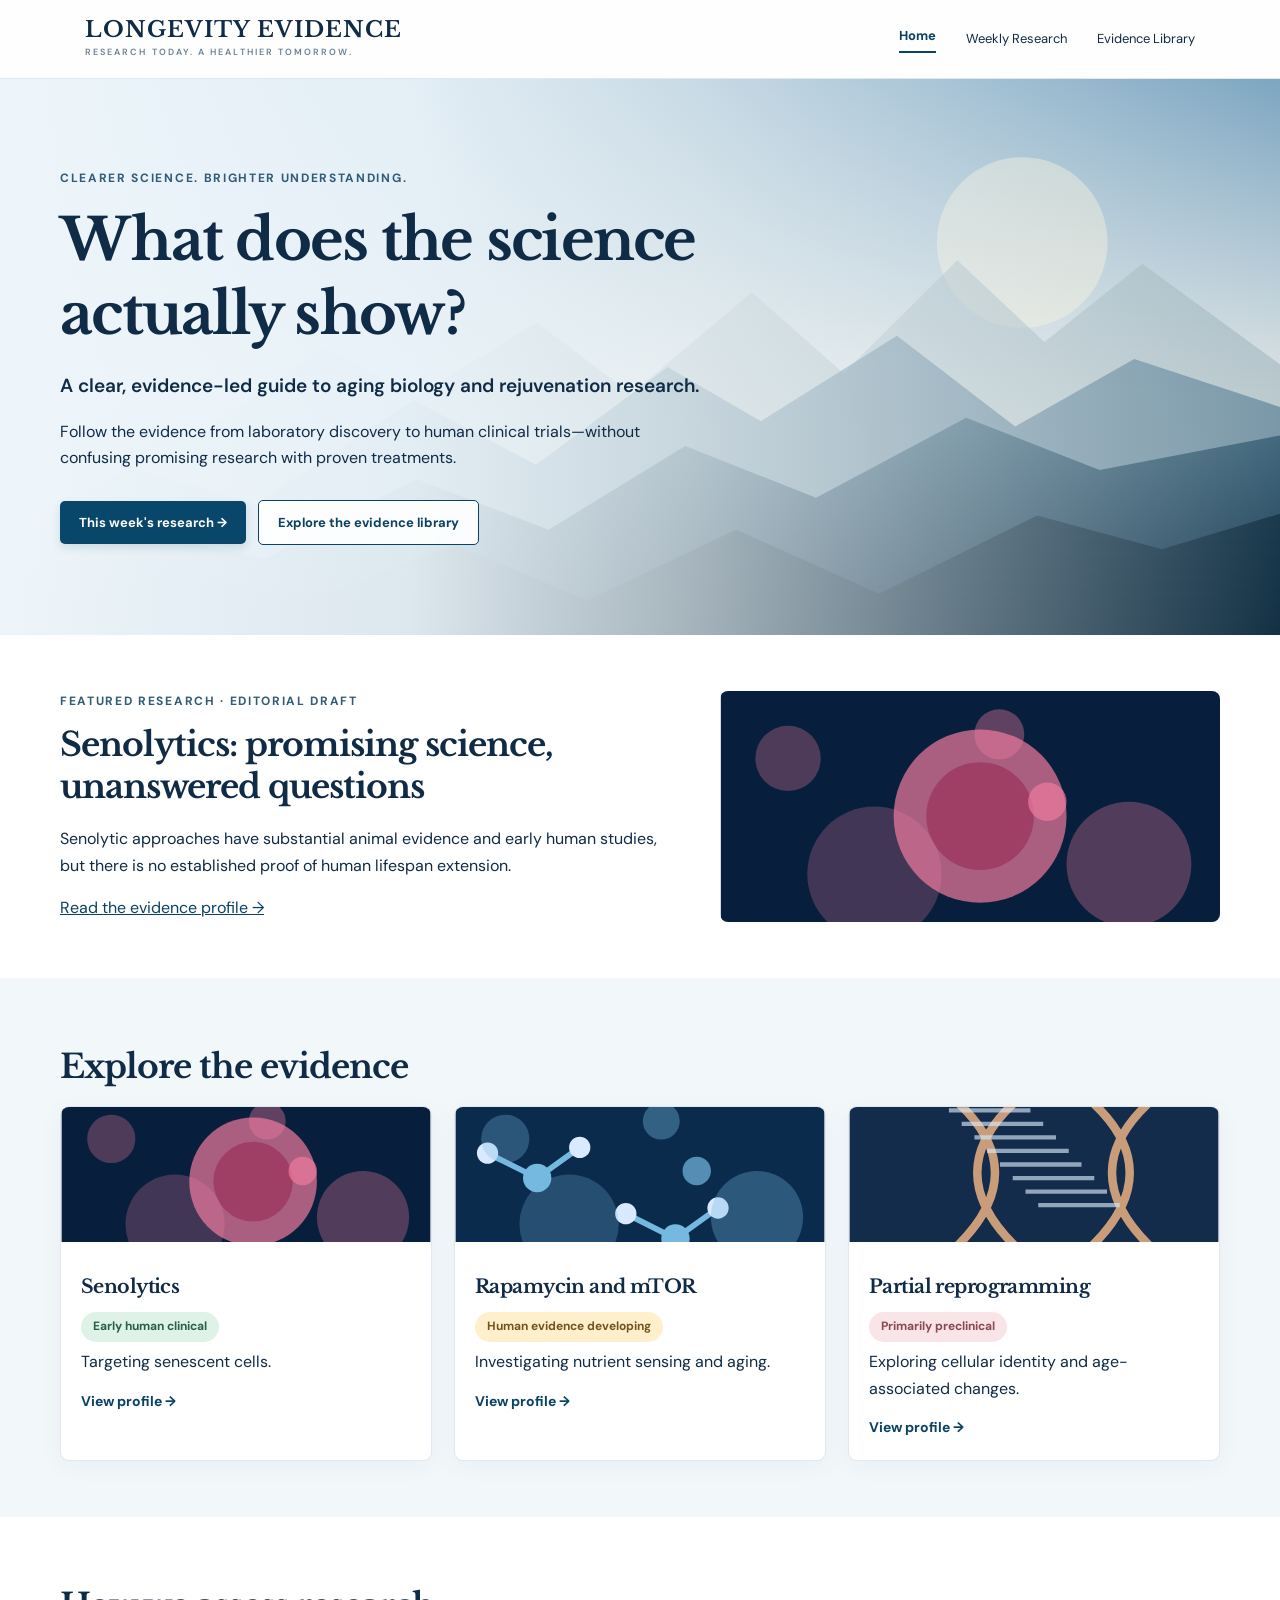
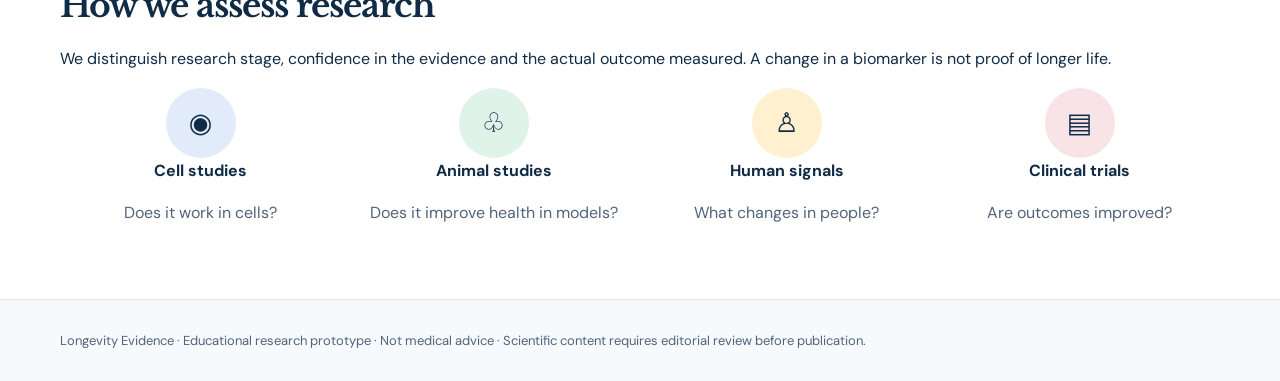
<file: index.html>
<!doctype html><html lang="en"><head><meta charset="utf-8"><meta name="viewport" content="width=device-width, initial-scale=1"><meta name="description" content="Clear, evidence-led coverage of aging biology and rejuvenation research."><title>Home | Longevity Evidence</title><link rel="stylesheet" href="style.css"></head><body><header><nav><a class="brand" href="index.html">LONGEVITY EVIDENCE<span class="tagline">RESEARCH TODAY. A HEALTHIER TOMORROW.</span></a><div class="links"><a href="index.html" aria-current=page>Home</a><a href="research.html" >Weekly Research</a><a href="library.html" >Evidence Library</a></div></nav></header><div class="hero"><div class="wrap"><div class="eyebrow">Clearer science. Brighter understanding.</div><h1>What does the science actually show?</h1><p class="lead">A clear, evidence-led guide to aging biology and rejuvenation research.</p><p>Follow the evidence from laboratory discovery to human clinical trials—without confusing promising research with proven treatments.</p><a class="btn" href="research.html">This week's research →</a><a class="btn alt" href="library.html">Explore the evidence library</a></div></div>
<section><div class="wrap feature"><div><div class="eyebrow">Featured research · Editorial draft</div><h2>Senolytics: promising science, unanswered questions</h2><p>Senolytic approaches have substantial animal evidence and early human studies, but there is no established proof of human lifespan extension.</p><a href="senolytics.html">Read the evidence profile →</a></div><img src="cells.svg" alt="Abstract illustration of cells"></div></section>
<section class="soft"><div class="wrap"><h2>Explore the evidence</h2><div class="grid"><article class="card image-card"><img src="cells.svg" alt="Abstract cell illustration"><div class="card-body"><h3>Senolytics</h3><span class="pill">Early human clinical</span><p>Targeting senescent cells.</p><a href="senolytics.html">View profile →</a></div></article><article class="card image-card"><img src="molecule.svg" alt="Molecular illustration"><div class="card-body"><h3>Rapamycin and mTOR</h3><span class="pill warn">Human evidence developing</span><p>Investigating nutrient sensing and aging.</p><a href="rapamycin.html">View profile →</a></div></article><article class="card image-card"><img src="dna.svg" alt="DNA illustration"><div class="card-body"><h3>Partial reprogramming</h3><span class="pill pre">Primarily preclinical</span><p>Exploring cellular identity and age-associated changes.</p><a href="reprogramming.html">View profile →</a></div></article></div></div></section>
<section><div class="wrap"><h2>How we assess research</h2><p>We distinguish research stage, confidence in the evidence and the actual outcome measured. A change in a biomarker is not proof of longer life.</p><div class="framework"><div class="step"><div class="bubble">◉</div><strong>Cell studies</strong><p class="muted">Does it work in cells?</p></div><div class="step"><div class="bubble">♧</div><strong>Animal studies</strong><p class="muted">Does it improve health in models?</p></div><div class="step"><div class="bubble">♙</div><strong>Human signals</strong><p class="muted">What changes in people?</p></div><div class="step"><div class="bubble">▤</div><strong>Clinical trials</strong><p class="muted">Are outcomes improved?</p></div></div></div></section><footer><div class="wrap">Longevity Evidence · Educational research prototype · Not medical advice · Scientific content requires editorial review before publication.</div></footer></body></html>
</file>
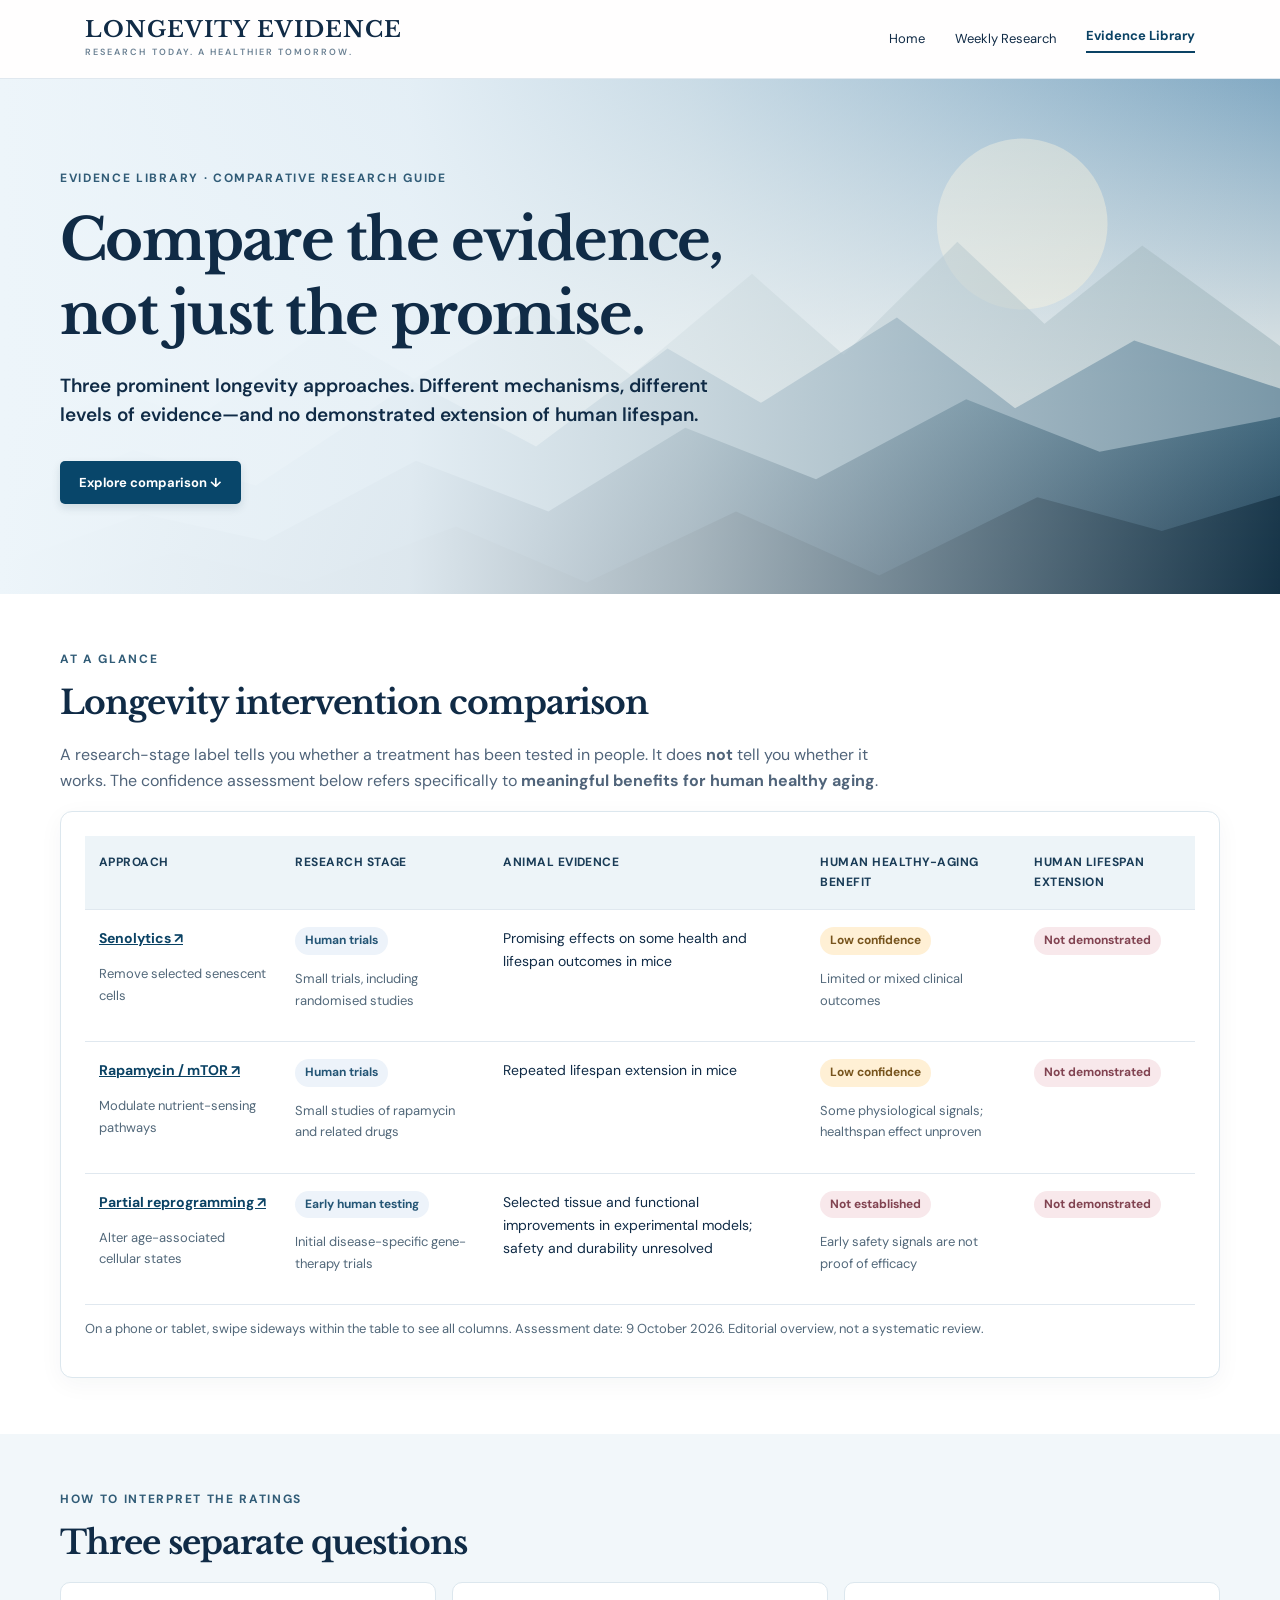
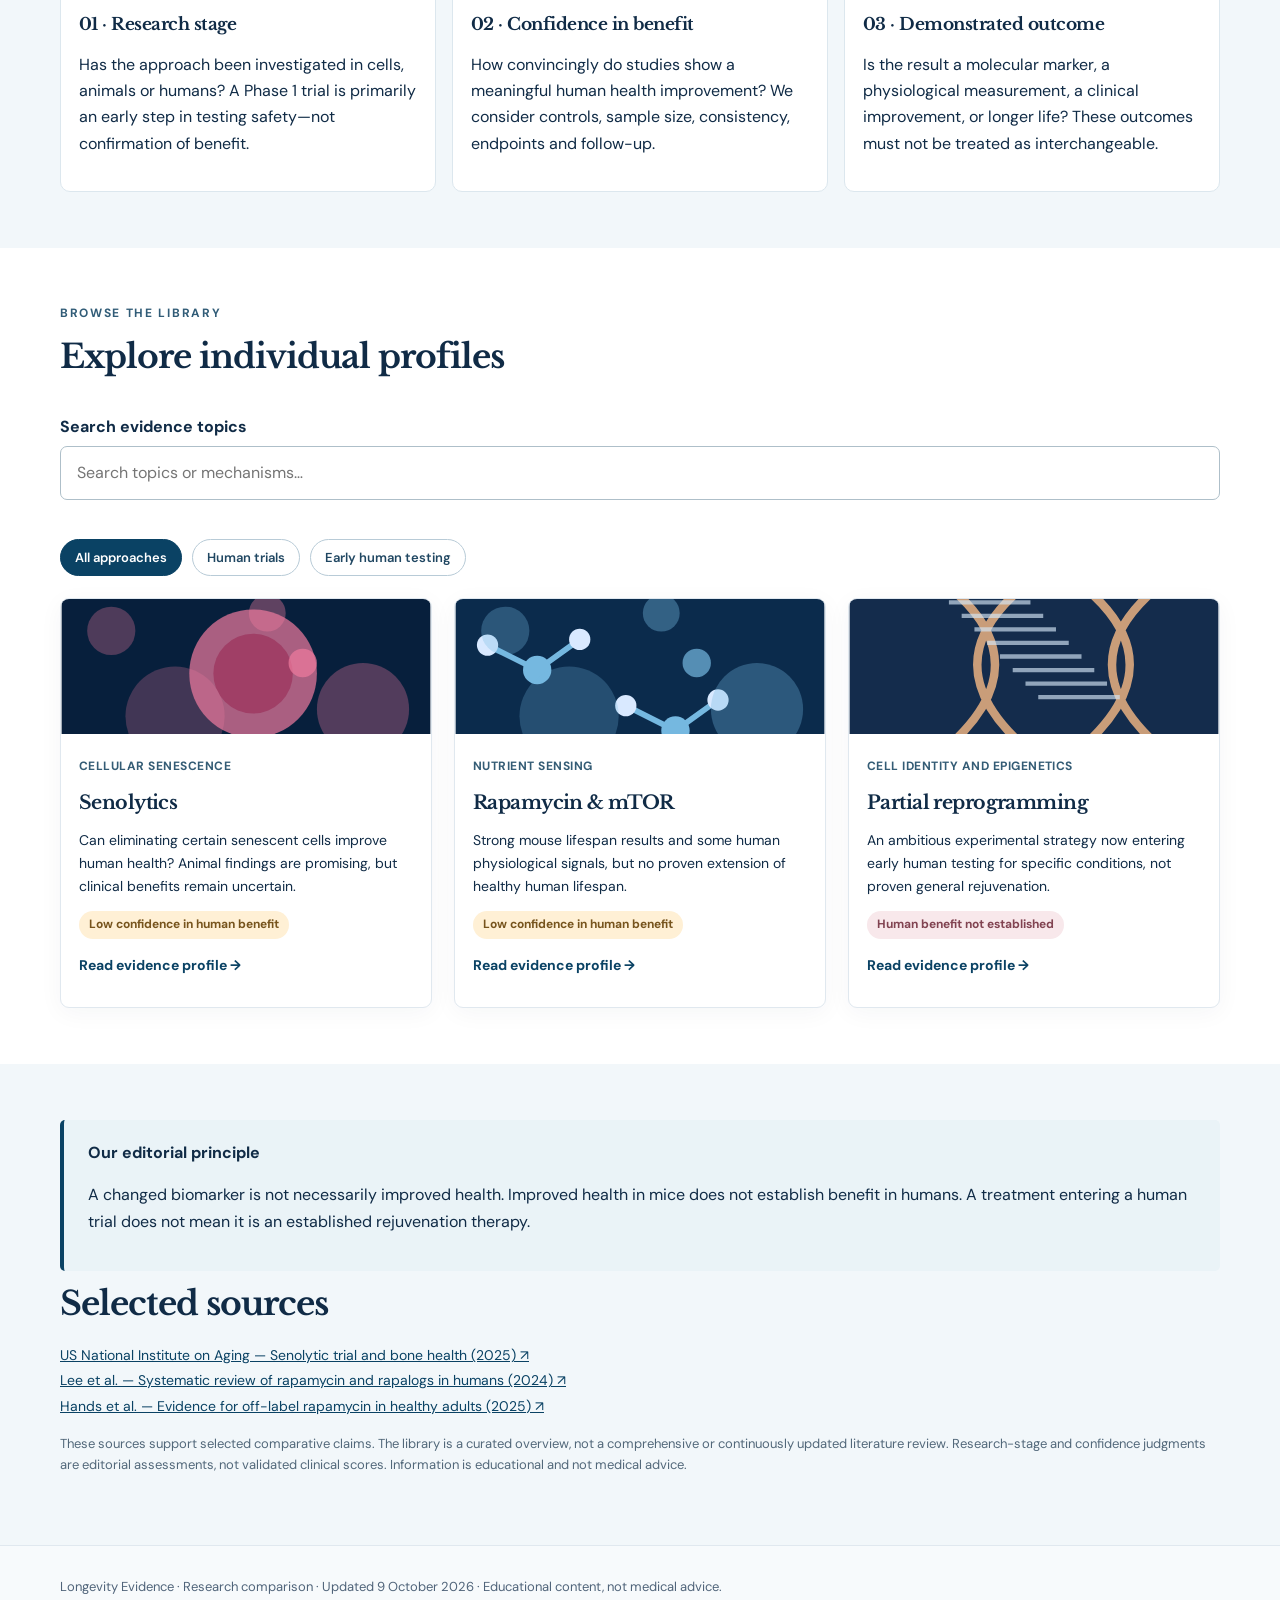
<file: library.html>
<!doctype html>
<html lang="en"><head><meta charset="utf-8"><meta name="viewport" content="width=device-width,initial-scale=1"><meta name="description" content="Compare longevity interventions by research stage, human evidence, and demonstrated outcomes."><title>Evidence Comparison | Longevity Evidence</title><link rel="stylesheet" href="style.css"><style>
.compare-intro{max-width:820px}.compare-panel{background:#fff;border:1px solid #dce7ee;border-radius:12px;padding:24px;box-shadow:0 6px 24px #10344b0b}.comparison-scroller{overflow-x:auto;-webkit-overflow-scrolling:touch}.compare-table{border-collapse:collapse;width:100%;min-width:780px;font-size:14px}.compare-table th{background:#edf4f8;color:#1a3c57;font-size:12px;letter-spacing:.04em;text-transform:uppercase}.compare-table th,.compare-table td{padding:17px 14px;text-align:left;border-bottom:1px solid #e0e8ef;vertical-align:top}.compare-table th:first-child,.compare-table td:first-child{min-width:170px}.compare-table tbody tr:hover{background:#f6fafc}.compare-table a{font-weight:700}.status{display:inline-block;border-radius:999px;padding:4px 10px;background:#edf3fa;color:#245575;font-size:12px;font-weight:700;white-space:nowrap}.status.low{background:#fff0d5;color:#77541d}.status.none{background:#f8e8eb;color:#814351}.legend{display:grid;grid-template-columns:repeat(3,minmax(0,1fr));gap:16px}.legend>div{border:1px solid #dce7ee;border-radius:10px;padding:18px;background:#fff}.legend h3{font-size:17px}.compare-controls{display:flex;flex-wrap:wrap;gap:10px;margin:14px 0 22px}.filter{border:1px solid #b8cbd7;background:white;color:#204762;padding:9px 14px;border-radius:30px;font:600 13px 'DM Sans',system-ui;cursor:pointer}.filter[aria-pressed="true"]{background:#0a4264;color:white;border-color:#0a4264}.smallprint{font-size:13px;color:#52687a}.card .mini-meta{font-size:12px;font-weight:700;color:#345c75;text-transform:uppercase;letter-spacing:.04em}.card img{width:100%;height:135px;object-fit:cover}.card .card-body{padding:18px}.card p{font-size:14px}.profile-link{display:inline-block;margin-top:8px}.key-point{background:#eaf3f7;border-left:4px solid #0a4264;padding:20px 24px;border-radius:5px}.source-links{font-size:14px;line-height:1.8}@media(max-width:750px){.legend{grid-template-columns:1fr}.compare-panel{padding:14px}.compare-table th,.compare-table td{padding:13px 11px}.compare-controls{gap:7px}}
</style></head><body>
<header><nav><a class="brand" href="index.html">LONGEVITY EVIDENCE<span class="tagline">RESEARCH TODAY. A HEALTHIER TOMORROW.</span></a><div class="links"><a href="index.html">Home</a><a href="research.html">Weekly Research</a><a href="library.html" aria-current="page">Evidence Library</a></div></nav></header>
<div class="hero"><div class="wrap"><div class="eyebrow">Evidence library · Comparative research guide</div><h1>Compare the evidence, not just the promise.</h1><p class="lead compare-intro">Three prominent longevity approaches. Different mechanisms, different levels of evidence—and no demonstrated extension of human lifespan.</p><a class="btn" href="#comparison">Explore comparison ↓</a></div></div>
<section id="comparison"><div class="wrap"><div class="eyebrow">At a glance</div><h2>Longevity intervention comparison</h2><p class="compare-intro muted">A research-stage label tells you whether a treatment has been tested in people. It does <strong>not</strong> tell you whether it works. The confidence assessment below refers specifically to <strong>meaningful benefits for human healthy aging</strong>.</p><div class="compare-panel"><div class="comparison-scroller" role="region" aria-label="Scrollable evidence comparison table" tabindex="0"><table class="compare-table"><thead><tr><th scope="col">Approach</th><th scope="col">Research stage</th><th scope="col">Animal evidence</th><th scope="col">Human healthy-aging benefit</th><th scope="col">Human lifespan extension</th></tr></thead><tbody>
<tr><td><a href="senolytics.html">Senolytics ↗</a><p class="smallprint">Remove selected senescent cells</p></td><td><span class="status">Human trials</span><p class="smallprint">Small trials, including randomised studies</p></td><td>Promising effects on some health and lifespan outcomes in mice</td><td><span class="status low">Low confidence</span><p class="smallprint">Limited or mixed clinical outcomes</p></td><td><span class="status none">Not demonstrated</span></td></tr>
<tr><td><a href="rapamycin.html">Rapamycin / mTOR ↗</a><p class="smallprint">Modulate nutrient-sensing pathways</p></td><td><span class="status">Human trials</span><p class="smallprint">Small studies of rapamycin and related drugs</p></td><td>Repeated lifespan extension in mice</td><td><span class="status low">Low confidence</span><p class="smallprint">Some physiological signals; healthspan effect unproven</p></td><td><span class="status none">Not demonstrated</span></td></tr>
<tr><td><a href="reprogramming.html">Partial reprogramming ↗</a><p class="smallprint">Alter age-associated cellular states</p></td><td><span class="status">Early human testing</span><p class="smallprint">Initial disease-specific gene-therapy trials</p></td><td>Selected tissue and functional improvements in experimental models; safety and durability unresolved</td><td><span class="status none">Not established</span><p class="smallprint">Early safety signals are not proof of efficacy</p></td><td><span class="status none">Not demonstrated</span></td></tr>
</tbody></table></div><p class="smallprint">On a phone or tablet, swipe sideways within the table to see all columns. Assessment date: 9 October 2026. Editorial overview, not a systematic review.</p></div></div></section>
<section class="soft"><div class="wrap"><div class="eyebrow">How to interpret the ratings</div><h2>Three separate questions</h2><div class="legend"><div><h3>01 · Research stage</h3><p>Has the approach been investigated in cells, animals or humans? A Phase 1 trial is primarily an early step in testing safety—not confirmation of benefit.</p></div><div><h3>02 · Confidence in benefit</h3><p>How convincingly do studies show a meaningful human health improvement? We consider controls, sample size, consistency, endpoints and follow-up.</p></div><div><h3>03 · Demonstrated outcome</h3><p>Is the result a molecular marker, a physiological measurement, a clinical improvement, or longer life? These outcomes must not be treated as interchangeable.</p></div></div></div></section>
<section><div class="wrap"><div class="sectiontop"><div><div class="eyebrow">Browse the library</div><h2>Explore individual profiles</h2></div></div><label for="search"><strong>Search evidence topics</strong></label><input id="search" type="search" placeholder="Search topics or mechanisms…" aria-label="Search evidence topics"><div class="compare-controls" role="group" aria-label="Filter by research stage"><button class="filter" data-filter="all" aria-pressed="true" type="button">All approaches</button><button class="filter" data-filter="human-trials" aria-pressed="false" type="button">Human trials</button><button class="filter" data-filter="early-human" aria-pressed="false" type="button">Early human testing</button></div><div class="grid" id="topics">
<article class="card image-card" data-name="senolytics senescent cells dasatinib quercetin fisetin" data-stage="human-trials"><img src="cells.svg" alt="Abstract illustration of cells"><div class="card-body"><span class="mini-meta">Cellular senescence</span><h3>Senolytics</h3><p>Can eliminating certain senescent cells improve human health? Animal findings are promising, but clinical benefits remain uncertain.</p><span class="status low">Low confidence in human benefit</span><p><a class="profile-link" href="senolytics.html">Read evidence profile →</a></p></div></article>
<article class="card image-card" data-name="rapamycin mtor sirolimus rapalogs" data-stage="human-trials"><img src="molecule.svg" alt="Abstract molecular illustration"><div class="card-body"><span class="mini-meta">Nutrient sensing</span><h3>Rapamycin &amp; mTOR</h3><p>Strong mouse lifespan results and some human physiological signals, but no proven extension of healthy human lifespan.</p><span class="status low">Low confidence in human benefit</span><p><a class="profile-link" href="rapamycin.html">Read evidence profile →</a></p></div></article>
<article class="card image-card" data-name="partial cellular reprogramming yamanaka factors osk gene therapy er100" data-stage="early-human"><img src="dna.svg" alt="Abstract DNA illustration"><div class="card-body"><span class="mini-meta">Cell identity and epigenetics</span><h3>Partial reprogramming</h3><p>An ambitious experimental strategy now entering early human testing for specific conditions, not proven general rejuvenation.</p><span class="status none">Human benefit not established</span><p><a class="profile-link" href="reprogramming.html">Read evidence profile →</a></p></div></article>
</div><p id="empty" hidden>No topics match those filters. Try a different search.</p></div></section>
<section class="soft"><div class="wrap"><div class="key-point"><strong>Our editorial principle</strong><p>A changed biomarker is not necessarily improved health. Improved health in mice does not establish benefit in humans. A treatment entering a human trial does not mean it is an established rejuvenation therapy.</p></div><h2>Selected sources</h2><p class="source-links"><a href="https://www.nia.nih.gov/news/senolytic-therapy-shows-subtle-impact-age-related-bone-health-women" target="_blank" rel="noopener noreferrer">US National Institute on Aging — Senolytic trial and bone health (2025) ↗</a><br><a href="https://pubmed.ncbi.nlm.nih.gov/38310895/" target="_blank" rel="noopener noreferrer">Lee et al. — Systematic review of rapamycin and rapalogs in humans (2024) ↗</a><br><a href="https://pubmed.ncbi.nlm.nih.gov/40778880/" target="_blank" rel="noopener noreferrer">Hands et al. — Evidence for off-label rapamycin in healthy adults (2025) ↗</a></p><p class="smallprint">These sources support selected comparative claims. The library is a curated overview, not a comprehensive or continuously updated literature review. Research-stage and confidence judgments are editorial assessments, not validated clinical scores. Information is educational and not medical advice.</p></div></section>
<footer><div class="wrap">Longevity Evidence · Research comparison · Updated 9 October 2026 · Educational content, not medical advice.</div></footer>
<script>
(()=>{const search=document.getElementById('search');const cards=[...document.querySelectorAll('#topics article')];const buttons=[...document.querySelectorAll('[data-filter]')];const empty=document.getElementById('empty');let active='all';function update(){const q=search.value.trim().toLowerCase();let count=0;cards.forEach(card=>{const show=(active==='all'||card.dataset.stage===active)&&card.dataset.name.includes(q);card.hidden=!show;if(show)count++});empty.hidden=count>0}search.addEventListener('input',update);buttons.forEach(button=>button.addEventListener('click',()=>{active=button.dataset.filter;buttons.forEach(b=>b.setAttribute('aria-pressed',String(b===button)));update()}));update()})();
</script></body></html>
</file>
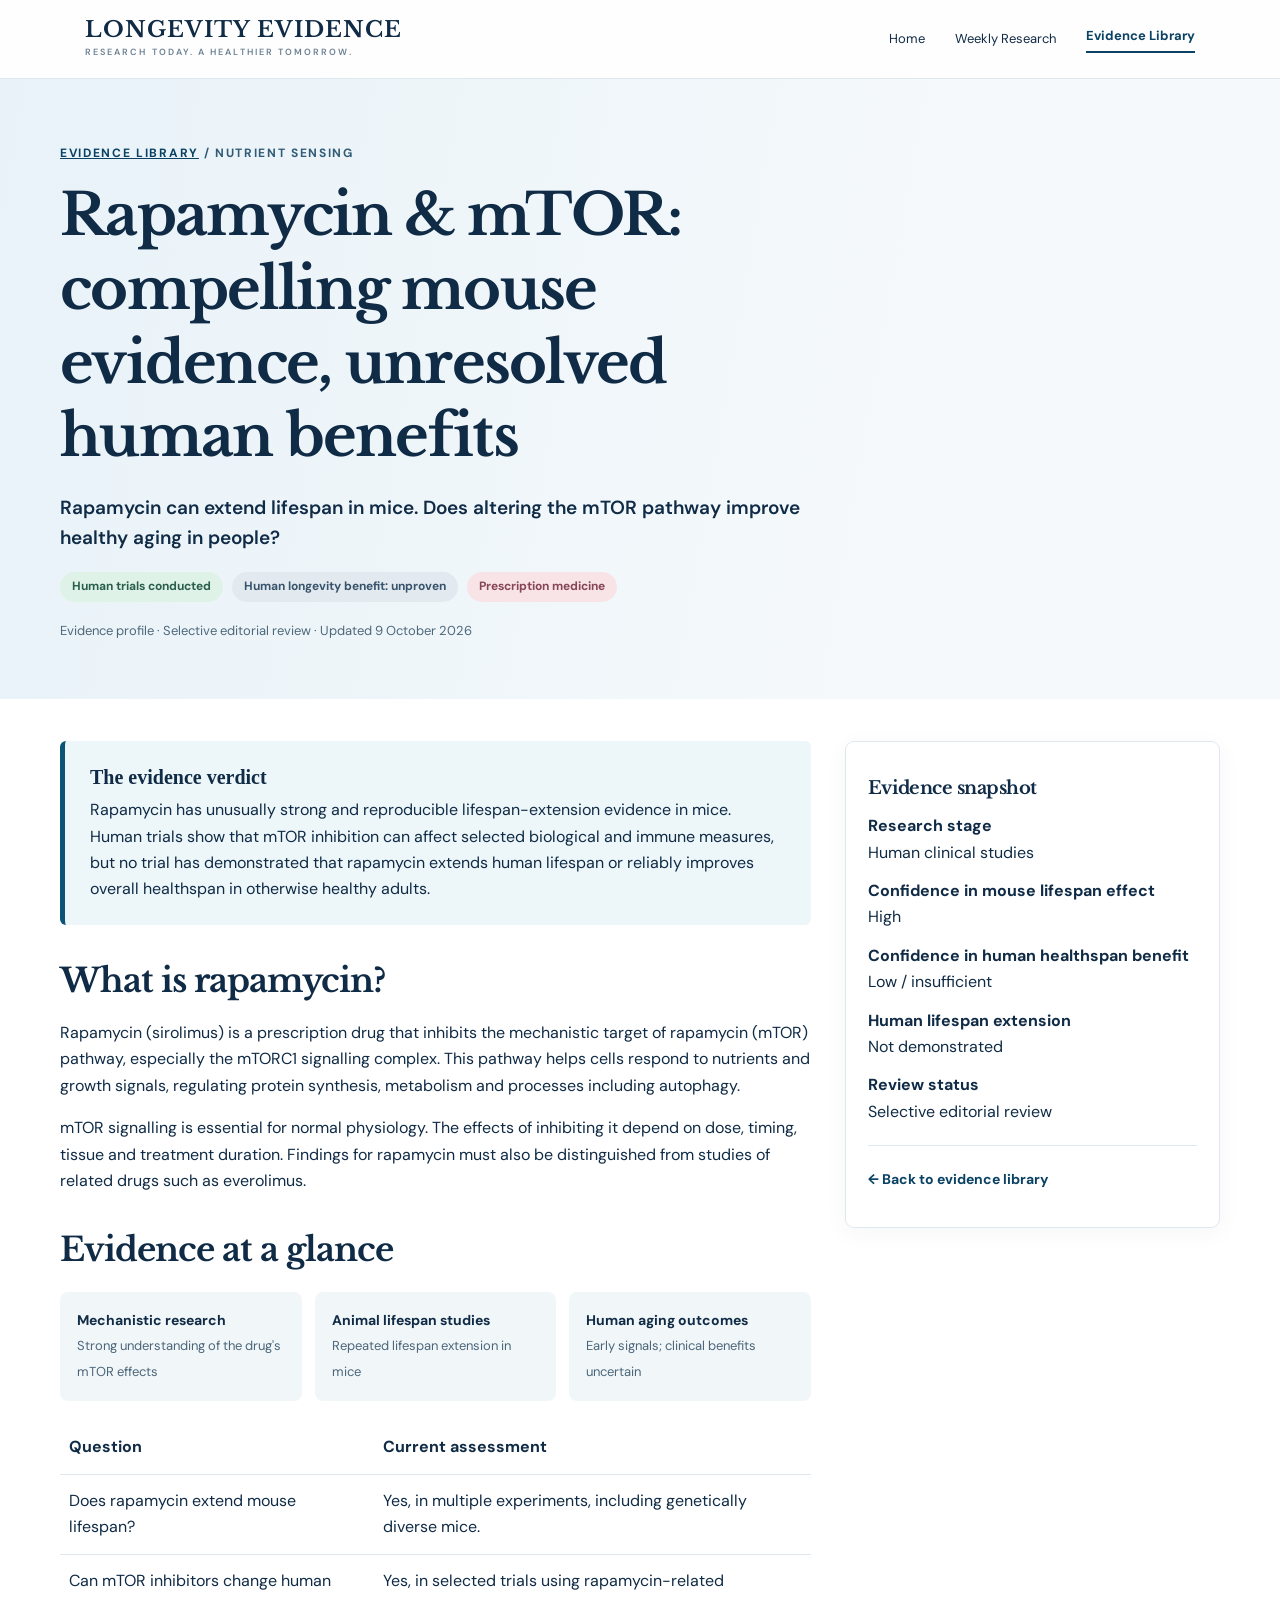
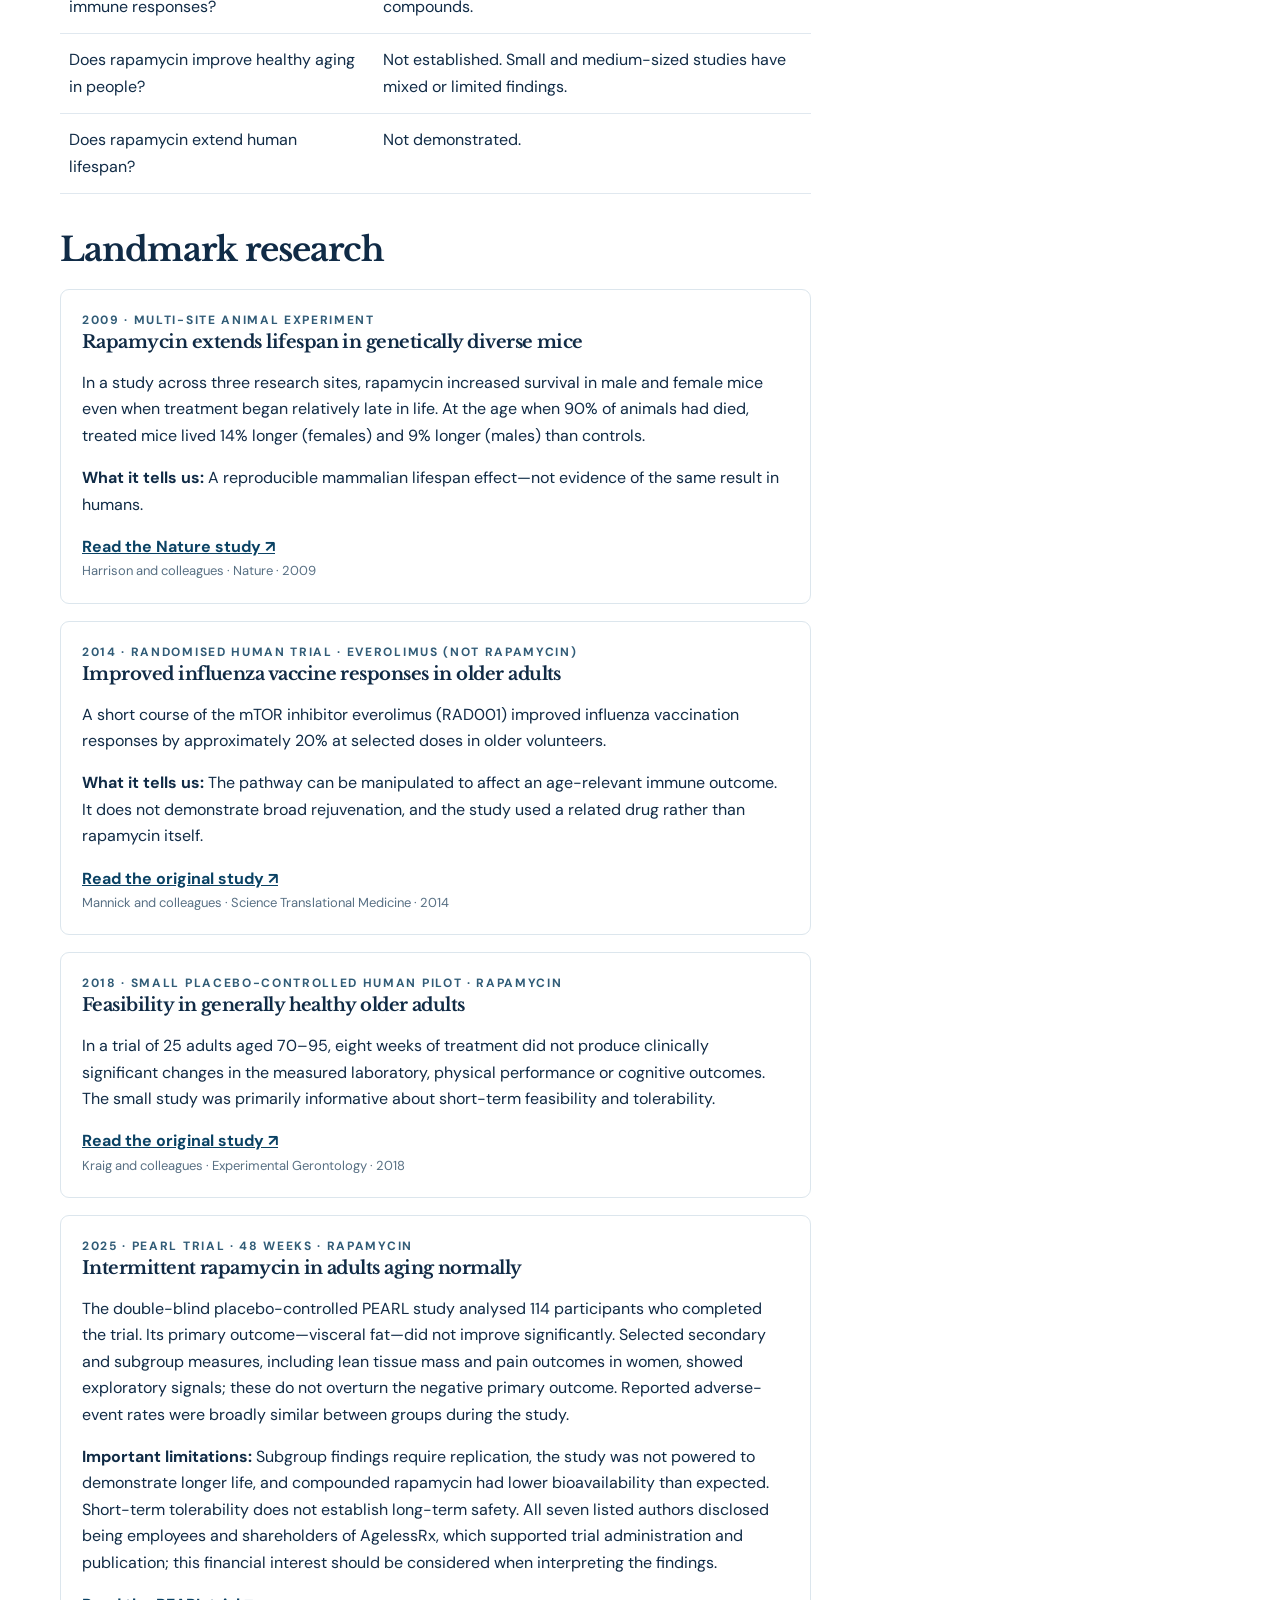
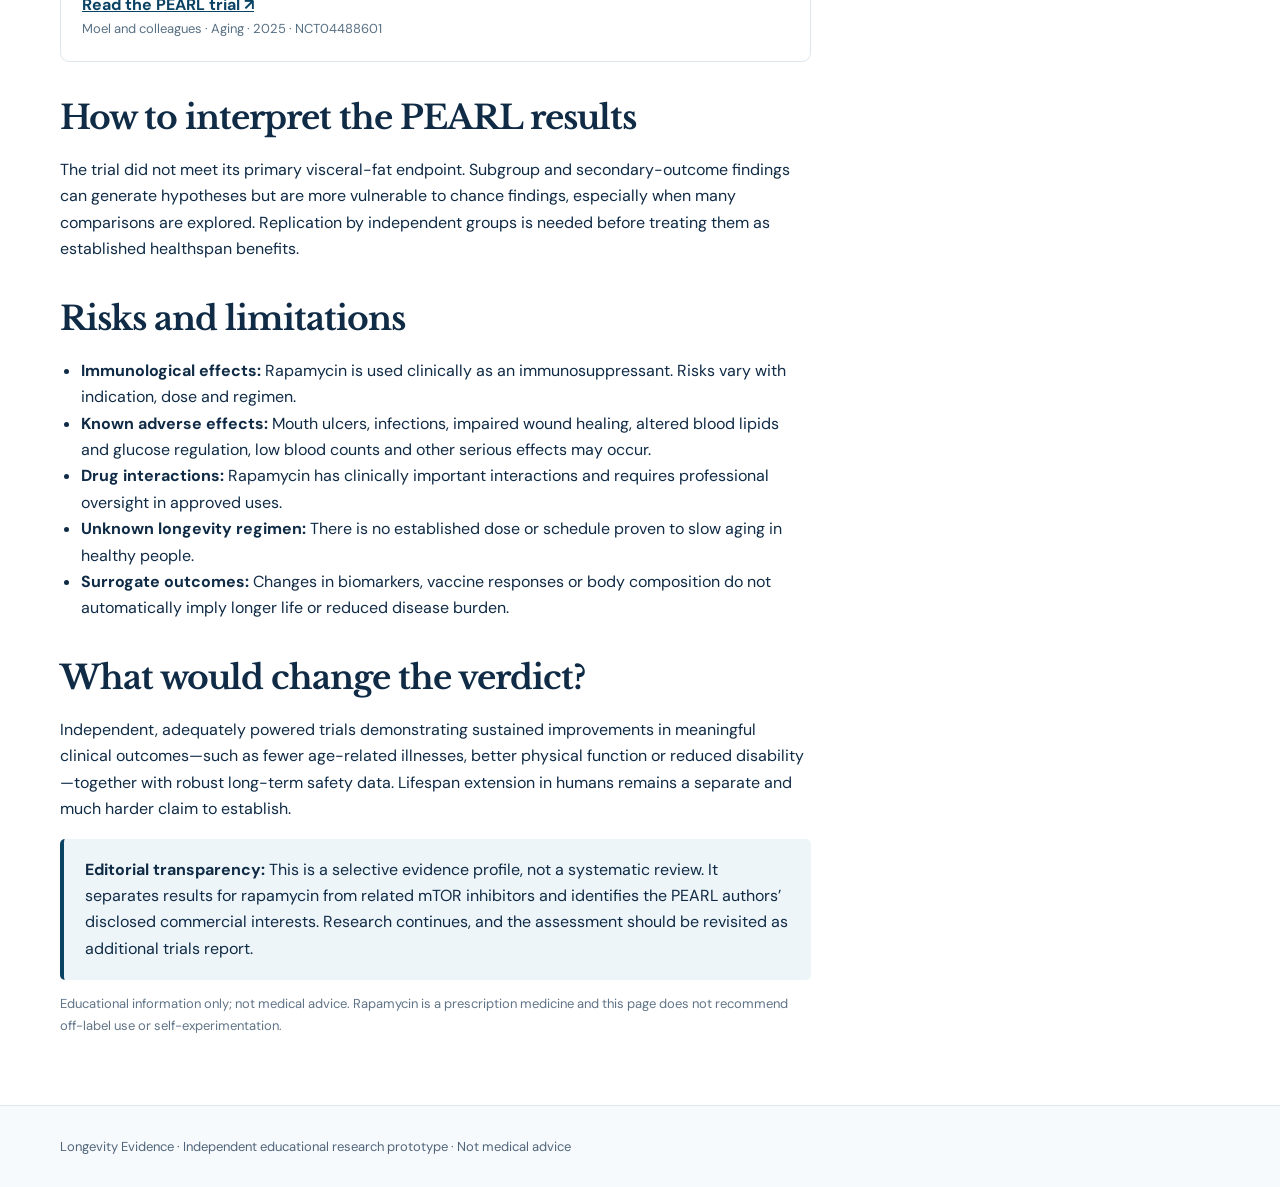
<file: rapamycin.html>
<!doctype html>
<html lang="en"><head><meta charset="utf-8"><meta name="viewport" content="width=device-width,initial-scale=1"><meta name="description" content="Evidence-led assessment of rapamycin, mTOR inhibition, animal lifespan studies and human clinical trials."><title>Rapamycin &amp; mTOR: Evidence Profile | Longevity Evidence</title><link rel="stylesheet" href="style.css"><style>
.profile-hero{background:linear-gradient(100deg,#e8f2f8 0%,#f5f9fb 70%);padding:65px 25px 58px}.profile-hero h1{max-width:820px}.profile-hero .lead{max-width:740px}.subline{margin-top:20px;display:flex;gap:9px;flex-wrap:wrap}.pill.gray{background:#e2eaf0;color:#38536b}.pill.red{background:#f8e4e7;color:#874557}.profile-meta{font-size:13px;color:#4e687b;margin-top:18px}.profile-content{padding-top:42px}.profile-content h2{margin-top:35px}.profile-content h3{font-size:18px}.profile-content p{max-width:760px}.study{border:1px solid #dce6ed;border-radius:9px;padding:21px;margin:17px 0;background:#fff}.study h3{margin-top:0}.study .small{font-size:13px;color:#587084}.study a{font-weight:700}.verdict{border-left:5px solid #0b5476;background:#edf6f9;padding:22px 25px;border-radius:6px;margin-bottom:30px}.verdict strong{display:block;font:700 20px/1.4 Georgia,serif;margin-bottom:6px}.facts{display:grid;grid-template-columns:repeat(3,minmax(0,1fr));gap:13px;margin:20px 0}.fact{background:#f1f6f9;padding:17px;border-radius:8px}.fact b{display:block;font-size:14px}.fact span{font-size:13px;color:#4b667a}.side-card{position:sticky;top:95px}.source-note{font-size:13px;color:#607487}.tablewrap{overflow-x:auto}.tablewrap table{min-width:520px}.profile-content ul{padding-left:21px}@media(max-width:750px){.profile-hero{padding:43px 22px}.facts{grid-template-columns:1fr}.side-card{position:static}.profile-content{padding-top:20px}}
</style></head><body>
<header><nav><a class="brand" href="index.html">LONGEVITY EVIDENCE<span class="tagline">RESEARCH TODAY. A HEALTHIER TOMORROW.</span></a><div class="links"><a href="index.html">Home</a><a href="research.html">Weekly Research</a><a href="library.html" aria-current="page">Evidence Library</a></div></nav></header>
<div class="profile-hero"><div class="wrap"><div class="eyebrow"><a href="library.html">Evidence library</a> / Nutrient sensing</div><h1>Rapamycin &amp; mTOR: compelling mouse evidence, unresolved human benefits</h1><p class="lead">Rapamycin can extend lifespan in mice. Does altering the mTOR pathway improve healthy aging in people?</p><div class="subline"><span class="pill">Human trials conducted</span><span class="pill gray">Human longevity benefit: unproven</span><span class="pill red">Prescription medicine</span></div><div class="profile-meta">Evidence profile · Selective editorial review · Updated 9 October 2026</div></div></div>
<section class="profile-content"><div class="wrap cols"><main>
<div class="verdict"><strong>The evidence verdict</strong>Rapamycin has unusually strong and reproducible lifespan-extension evidence in mice. Human trials show that mTOR inhibition can affect selected biological and immune measures, but no trial has demonstrated that rapamycin extends human lifespan or reliably improves overall healthspan in otherwise healthy adults.</div>
<h2>What is rapamycin?</h2><p>Rapamycin (sirolimus) is a prescription drug that inhibits the mechanistic target of rapamycin (mTOR) pathway, especially the mTORC1 signalling complex. This pathway helps cells respond to nutrients and growth signals, regulating protein synthesis, metabolism and processes including autophagy.</p><p>mTOR signalling is essential for normal physiology. The effects of inhibiting it depend on dose, timing, tissue and treatment duration. Findings for rapamycin must also be distinguished from studies of related drugs such as everolimus.</p>
<h2>Evidence at a glance</h2><div class="facts"><div class="fact"><b>Mechanistic research</b><span>Strong understanding of the drug's mTOR effects</span></div><div class="fact"><b>Animal lifespan studies</b><span>Repeated lifespan extension in mice</span></div><div class="fact"><b>Human aging outcomes</b><span>Early signals; clinical benefits uncertain</span></div></div>
<div class="tablewrap"><table><thead><tr><th>Question</th><th>Current assessment</th></tr></thead><tbody><tr><td>Does rapamycin extend mouse lifespan?</td><td>Yes, in multiple experiments, including genetically diverse mice.</td></tr><tr><td>Can mTOR inhibitors change human immune responses?</td><td>Yes, in selected trials using rapamycin-related compounds.</td></tr><tr><td>Does rapamycin improve healthy aging in people?</td><td>Not established. Small and medium-sized studies have mixed or limited findings.</td></tr><tr><td>Does rapamycin extend human lifespan?</td><td>Not demonstrated.</td></tr></tbody></table></div>
<h2>Landmark research</h2>
<article class="study"><div class="eyebrow">2009 · Multi-site animal experiment</div><h3>Rapamycin extends lifespan in genetically diverse mice</h3><p>In a study across three research sites, rapamycin increased survival in male and female mice even when treatment began relatively late in life. At the age when 90% of animals had died, treated mice lived 14% longer (females) and 9% longer (males) than controls.</p><p><strong>What it tells us:</strong> A reproducible mammalian lifespan effect—not evidence of the same result in humans.</p><a href="https://doi.org/10.1038/nature08221" target="_blank" rel="noopener noreferrer">Read the Nature study ↗</a><div class="small">Harrison and colleagues · Nature · 2009</div></article>
<article class="study"><div class="eyebrow">2014 · Randomised human trial · Everolimus (not rapamycin)</div><h3>Improved influenza vaccine responses in older adults</h3><p>A short course of the mTOR inhibitor everolimus (RAD001) improved influenza vaccination responses by approximately 20% at selected doses in older volunteers.</p><p><strong>What it tells us:</strong> The pathway can be manipulated to affect an age-relevant immune outcome. It does not demonstrate broad rejuvenation, and the study used a related drug rather than rapamycin itself.</p><a href="https://pubmed.ncbi.nlm.nih.gov/25540326/" target="_blank" rel="noopener noreferrer">Read the original study ↗</a><div class="small">Mannick and colleagues · Science Translational Medicine · 2014</div></article>
<article class="study"><div class="eyebrow">2018 · Small placebo-controlled human pilot · Rapamycin</div><h3>Feasibility in generally healthy older adults</h3><p>In a trial of 25 adults aged 70–95, eight weeks of treatment did not produce clinically significant changes in the measured laboratory, physical performance or cognitive outcomes. The small study was primarily informative about short-term feasibility and tolerability.</p><a href="https://pmc.ncbi.nlm.nih.gov/articles/PMC5869166/" target="_blank" rel="noopener noreferrer">Read the original study ↗</a><div class="small">Kraig and colleagues · Experimental Gerontology · 2018</div></article>
<article class="study"><div class="eyebrow">2025 · PEARL trial · 48 weeks · Rapamycin</div><h3>Intermittent rapamycin in adults aging normally</h3><p>The double-blind placebo-controlled PEARL study analysed 114 participants who completed the trial. Its primary outcome—visceral fat—did not improve significantly. Selected secondary and subgroup measures, including lean tissue mass and pain outcomes in women, showed exploratory signals; these do not overturn the negative primary outcome. Reported adverse-event rates were broadly similar between groups during the study.</p><p><strong>Important limitations:</strong> Subgroup findings require replication, the study was not powered to demonstrate longer life, and compounded rapamycin had lower bioavailability than expected. Short-term tolerability does not establish long-term safety. All seven listed authors disclosed being employees and shareholders of AgelessRx, which supported trial administration and publication; this financial interest should be considered when interpreting the findings.</p><a href="https://pubmed.ncbi.nlm.nih.gov/40188830/" target="_blank" rel="noopener noreferrer">Read the PEARL trial ↗</a><div class="small">Moel and colleagues · Aging · 2025 · NCT04488601</div></article>
<h2>How to interpret the PEARL results</h2><p>The trial did not meet its primary visceral-fat endpoint. Subgroup and secondary-outcome findings can generate hypotheses but are more vulnerable to chance findings, especially when many comparisons are explored. Replication by independent groups is needed before treating them as established healthspan benefits.</p><h2>Risks and limitations</h2><ul><li><strong>Immunological effects:</strong> Rapamycin is used clinically as an immunosuppressant. Risks vary with indication, dose and regimen.</li><li><strong>Known adverse effects:</strong> Mouth ulcers, infections, impaired wound healing, altered blood lipids and glucose regulation, low blood counts and other serious effects may occur.</li><li><strong>Drug interactions:</strong> Rapamycin has clinically important interactions and requires professional oversight in approved uses.</li><li><strong>Unknown longevity regimen:</strong> There is no established dose or schedule proven to slow aging in healthy people.</li><li><strong>Surrogate outcomes:</strong> Changes in biomarkers, vaccine responses or body composition do not automatically imply longer life or reduced disease burden.</li></ul>
<h2>What would change the verdict?</h2><p>Independent, adequately powered trials demonstrating sustained improvements in meaningful clinical outcomes—such as fewer age-related illnesses, better physical function or reduced disability—together with robust long-term safety data. Lifespan extension in humans remains a separate and much harder claim to establish.</p>
<div class="notice"><strong>Editorial transparency:</strong> This is a selective evidence profile, not a systematic review. It separates results for rapamycin from related mTOR inhibitors and identifies the PEARL authors’ disclosed commercial interests. Research continues, and the assessment should be revisited as additional trials report.</div><p class="source-note">Educational information only; not medical advice. Rapamycin is a prescription medicine and this page does not recommend off-label use or self-experimentation.</p>
</main><aside><div class="card side-card"><h3>Evidence snapshot</h3><p><strong>Research stage</strong><br>Human clinical studies</p><p><strong>Confidence in mouse lifespan effect</strong><br>High</p><p><strong>Confidence in human healthspan benefit</strong><br>Low / insufficient</p><p><strong>Human lifespan extension</strong><br>Not demonstrated</p><p><strong>Review status</strong><br>Selective editorial review</p><hr style="border:0;border-top:1px solid #e0e8ef;margin:20px 0"><p><a href="library.html">← Back to evidence library</a></p></div></aside></div></section>
<footer><div class="wrap">Longevity Evidence · Independent educational research prototype · Not medical advice</div></footer></body></html>
</file>
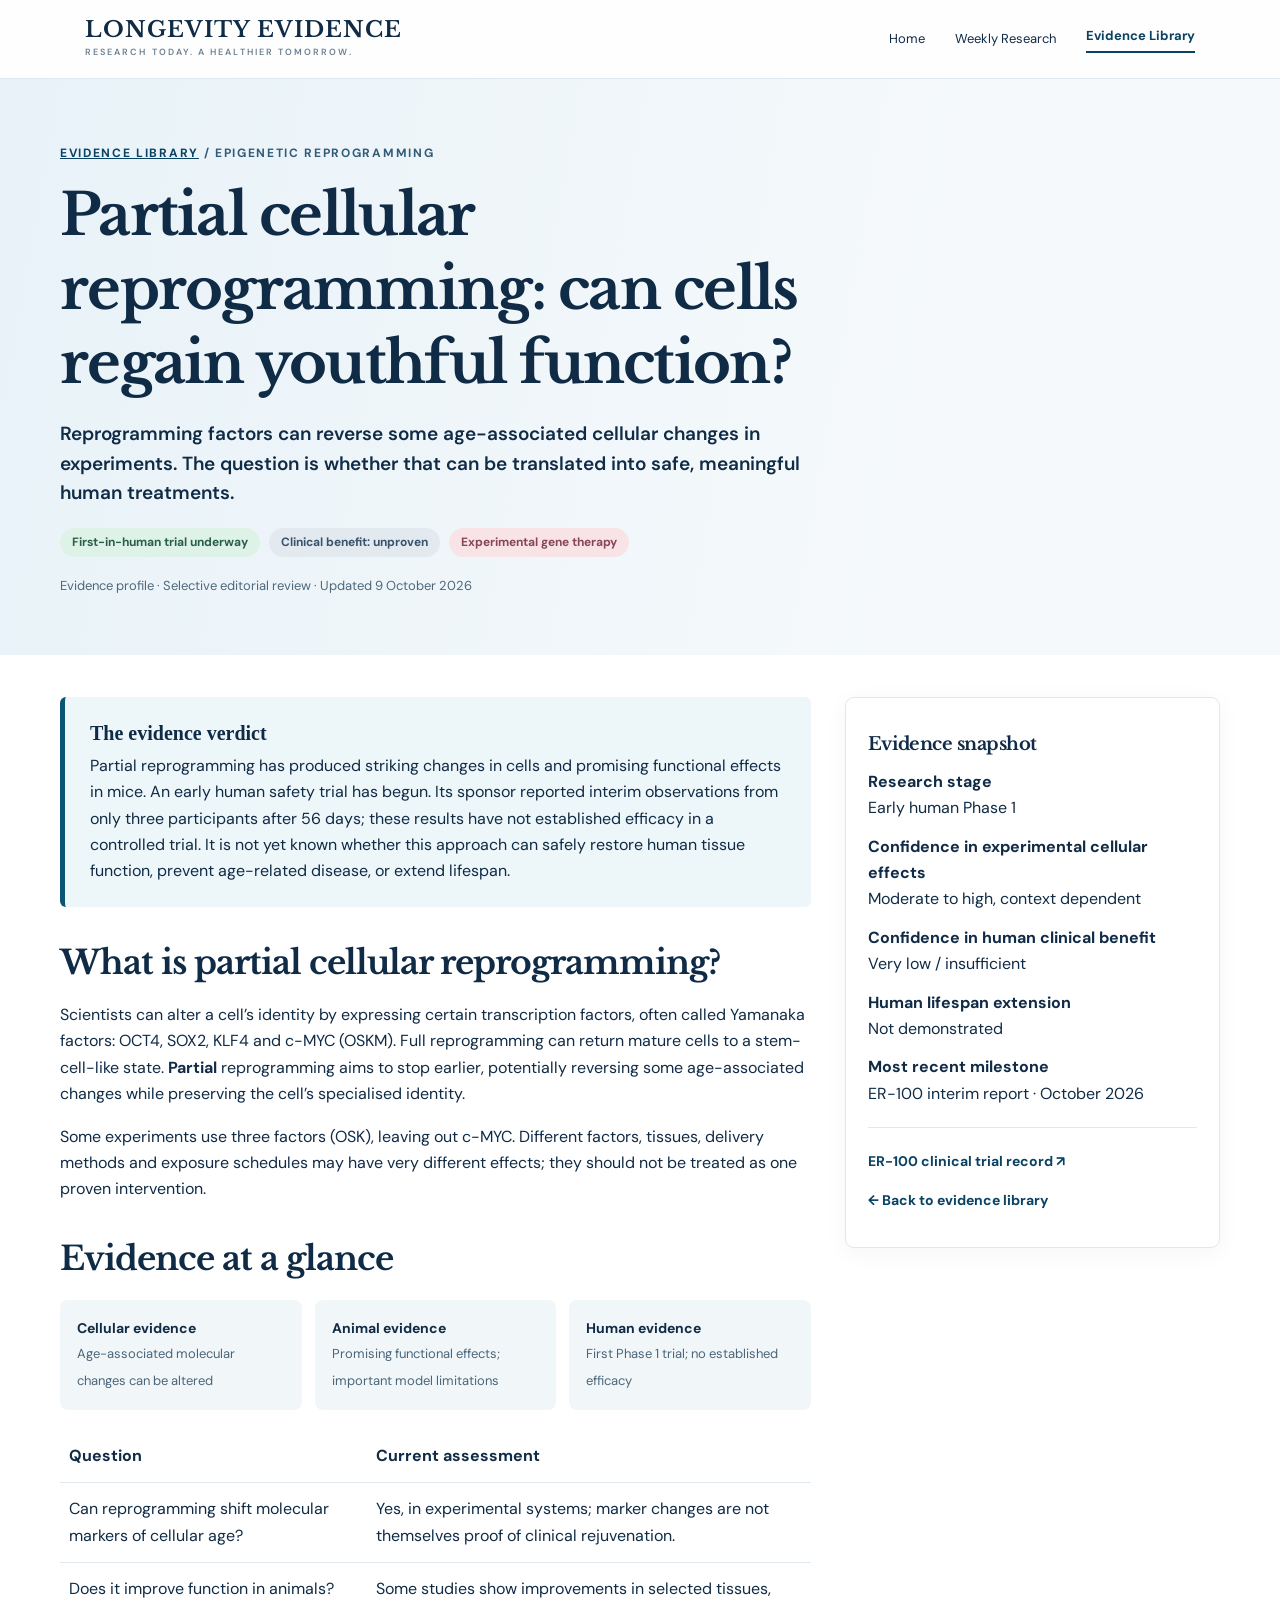
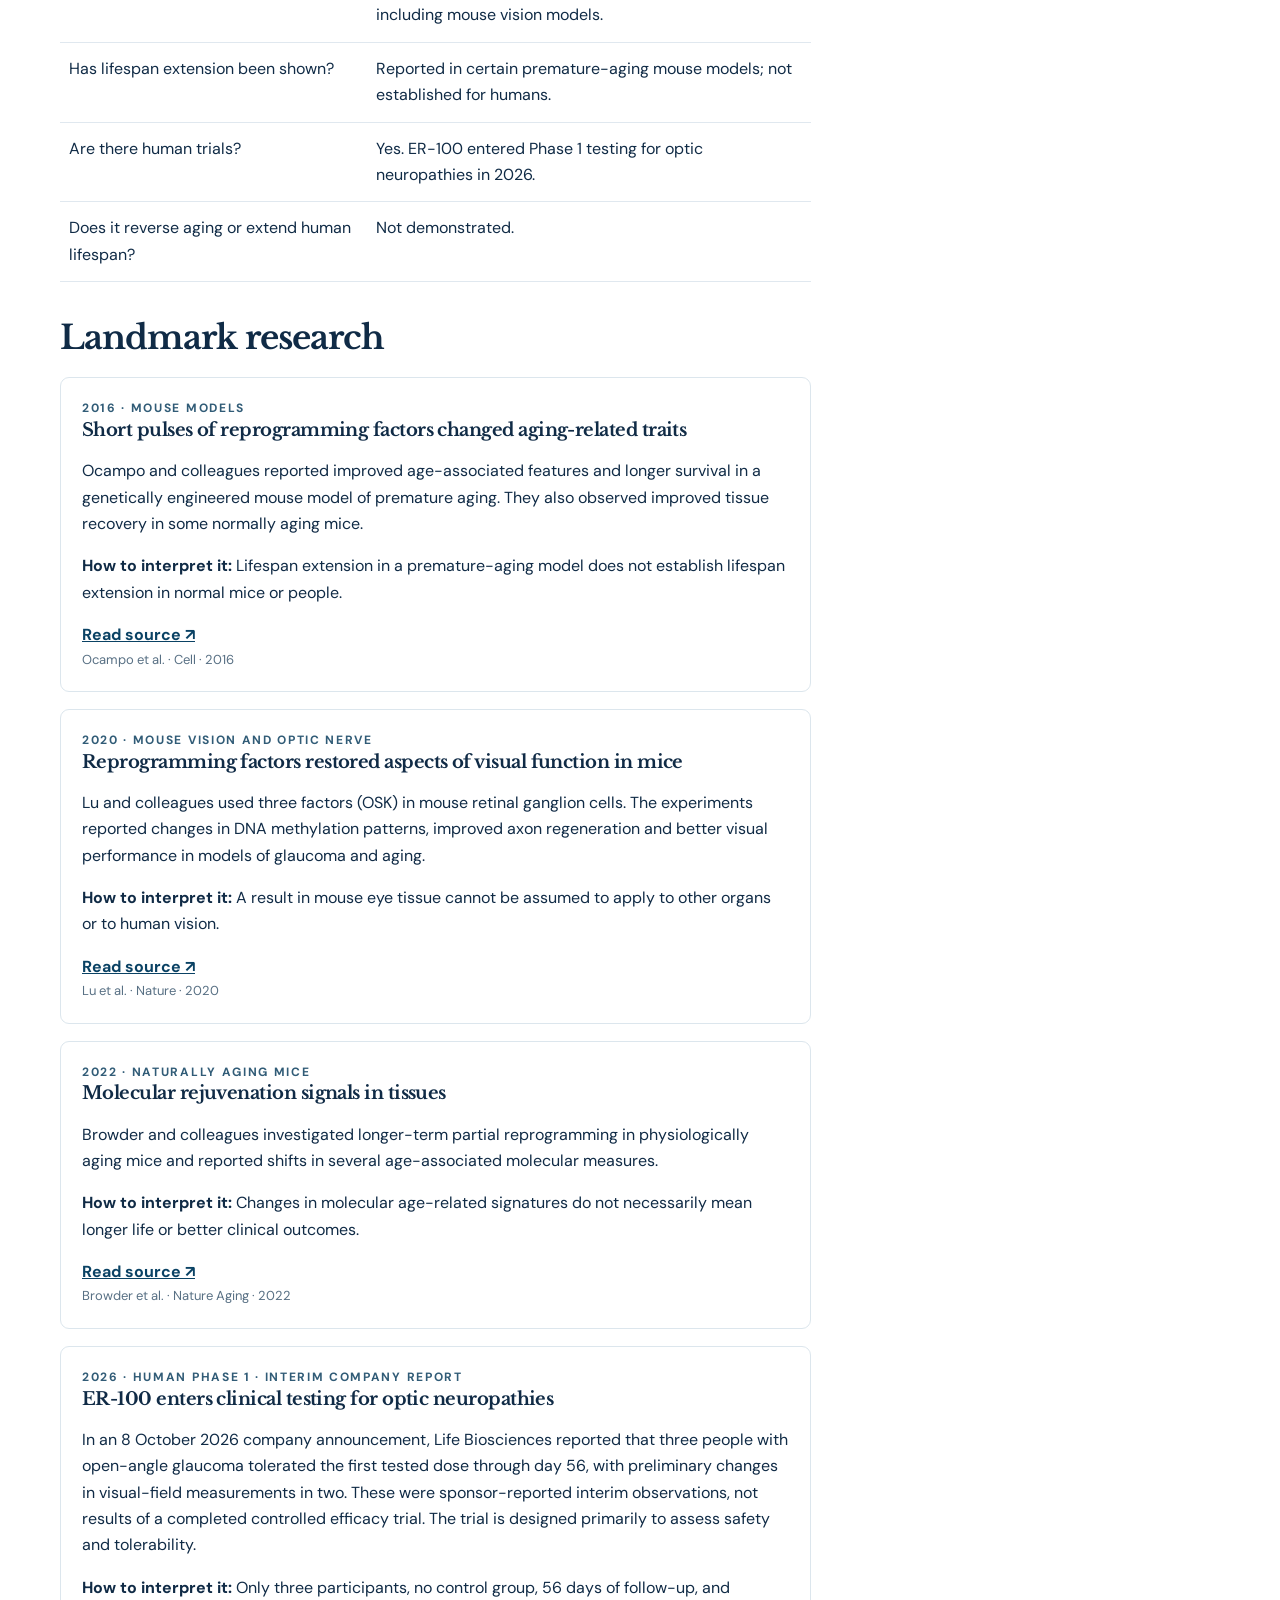
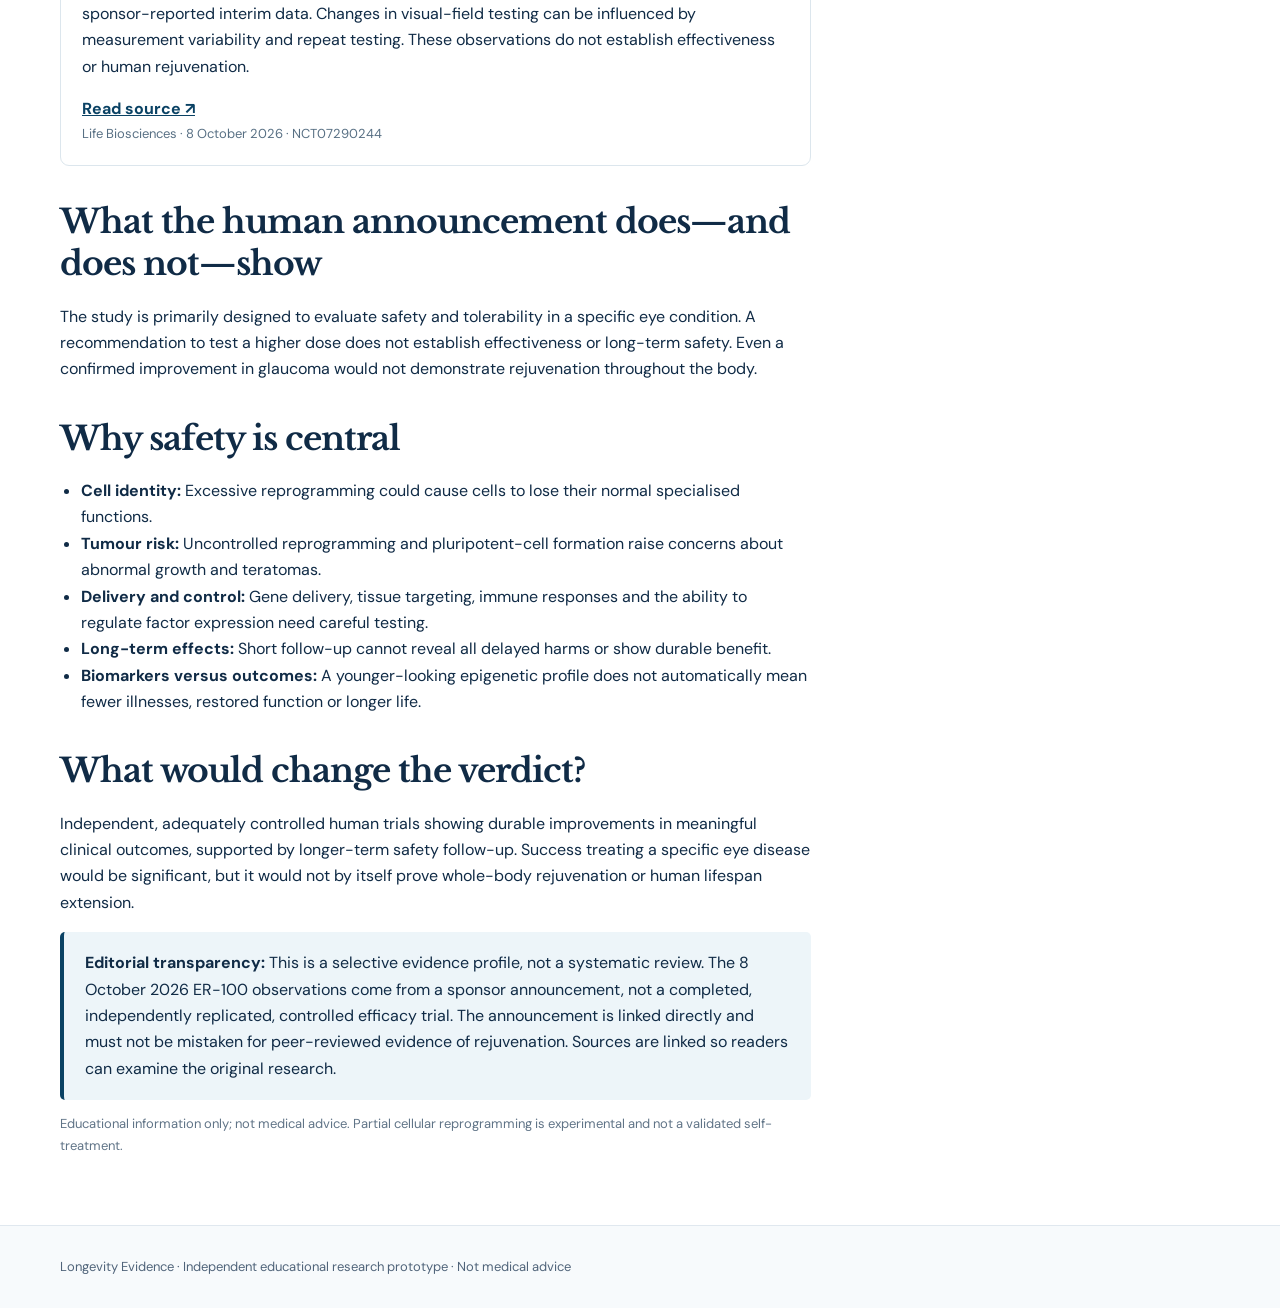
<file: reprogramming.html>
<!doctype html><html lang="en"><head><meta charset="utf-8"><meta name="viewport" content="width=device-width,initial-scale=1"><meta name="description" content="A cautious evidence review of partial cellular reprogramming, Yamanaka factors, mouse studies and first-in-human ER-100 results."><title>Partial Cellular Reprogramming | Longevity Evidence</title><link rel="stylesheet" href="style.css"><style>
.profile-hero{background:linear-gradient(100deg,#e8f2f8 0%,#f5f9fb 70%);padding:65px 25px 58px}.profile-hero h1{max-width:820px}.profile-hero .lead{max-width:740px}.subline{margin-top:20px;display:flex;gap:9px;flex-wrap:wrap}.pill.gray{background:#e2eaf0;color:#38536b}.pill.red{background:#f8e4e7;color:#874557}.profile-meta{font-size:13px;color:#4e687b;margin-top:18px}.profile-content{padding-top:42px}.profile-content h2{margin-top:35px}.profile-content h3{font-size:18px}.profile-content p{max-width:760px}.study{border:1px solid #dce6ed;border-radius:9px;padding:21px;margin:17px 0;background:#fff}.study h3{margin-top:0}.study .small{font-size:13px;color:#587084}.study a{font-weight:700}.verdict{border-left:5px solid #0b5476;background:#edf6f9;padding:22px 25px;border-radius:6px;margin-bottom:30px}.verdict strong{display:block;font:700 20px/1.4 Georgia,serif;margin-bottom:6px}.facts{display:grid;grid-template-columns:repeat(3,minmax(0,1fr));gap:13px;margin:20px 0}.fact{background:#f1f6f9;padding:17px;border-radius:8px}.fact b{display:block;font-size:14px}.fact span{font-size:13px;color:#4b667a}.side-card{position:sticky;top:95px}.source-note{font-size:13px;color:#607487}.tablewrap{overflow-x:auto}.tablewrap table{min-width:520px}.profile-content ul{padding-left:21px}@media(max-width:750px){.profile-hero{padding:43px 22px}.facts{grid-template-columns:1fr}.side-card{position:static}.profile-content{padding-top:20px}}
</style></head><body><header><nav><a class="brand" href="index.html">LONGEVITY EVIDENCE<span class="tagline">RESEARCH TODAY. A HEALTHIER TOMORROW.</span></a><div class="links"><a href="index.html">Home</a><a href="research.html">Weekly Research</a><a href="library.html" aria-current="page">Evidence Library</a></div></nav></header>
<div class="profile-hero"><div class="wrap"><div class="eyebrow"><a href="library.html">Evidence library</a> / Epigenetic reprogramming</div><h1>Partial cellular reprogramming: can cells regain youthful function?</h1><p class="lead">Reprogramming factors can reverse some age-associated cellular changes in experiments. The question is whether that can be translated into safe, meaningful human treatments.</p><div class="subline"><span class="pill">First-in-human trial underway</span><span class="pill gray">Clinical benefit: unproven</span><span class="pill red">Experimental gene therapy</span></div><div class="profile-meta">Evidence profile · Selective editorial review · Updated 9 October 2026</div></div></div>
<section class="profile-content"><div class="wrap cols"><main>
<div class="verdict"><strong>The evidence verdict</strong>Partial reprogramming has produced striking changes in cells and promising functional effects in mice. An early human safety trial has begun. Its sponsor reported interim observations from only three participants after 56 days; these results have not established efficacy in a controlled trial. It is not yet known whether this approach can safely restore human tissue function, prevent age-related disease, or extend lifespan.</div>
<h2>What is partial cellular reprogramming?</h2><p>Scientists can alter a cell’s identity by expressing certain transcription factors, often called Yamanaka factors: OCT4, SOX2, KLF4 and c-MYC (OSKM). Full reprogramming can return mature cells to a stem-cell-like state. <strong>Partial</strong> reprogramming aims to stop earlier, potentially reversing some age-associated changes while preserving the cell’s specialised identity.</p><p>Some experiments use three factors (OSK), leaving out c-MYC. Different factors, tissues, delivery methods and exposure schedules may have very different effects; they should not be treated as one proven intervention.</p>
<h2>Evidence at a glance</h2><div class="facts"><div class="fact"><b>Cellular evidence</b><span>Age-associated molecular changes can be altered</span></div><div class="fact"><b>Animal evidence</b><span>Promising functional effects; important model limitations</span></div><div class="fact"><b>Human evidence</b><span>First Phase 1 trial; no established efficacy</span></div></div>
<div class="tablewrap"><table><thead><tr><th>Question</th><th>Current assessment</th></tr></thead><tbody><tr><td>Can reprogramming shift molecular markers of cellular age?</td><td>Yes, in experimental systems; marker changes are not themselves proof of clinical rejuvenation.</td></tr><tr><td>Does it improve function in animals?</td><td>Some studies show improvements in selected tissues, including mouse vision models.</td></tr><tr><td>Has lifespan extension been shown?</td><td>Reported in certain premature-aging mouse models; not established for humans.</td></tr><tr><td>Are there human trials?</td><td>Yes. ER-100 entered Phase 1 testing for optic neuropathies in 2026.</td></tr><tr><td>Does it reverse aging or extend human lifespan?</td><td>Not demonstrated.</td></tr></tbody></table></div>
<h2>Landmark research</h2><article class="study"><div class="eyebrow">2016 · Mouse models</div><h3>Short pulses of reprogramming factors changed aging-related traits</h3><p>Ocampo and colleagues reported improved age-associated features and longer survival in a genetically engineered mouse model of premature aging. They also observed improved tissue recovery in some normally aging mice.</p><p><strong>How to interpret it:</strong> Lifespan extension in a premature-aging model does not establish lifespan extension in normal mice or people.</p><a href="https://doi.org/10.1016/j.cell.2016.11.052" target="_blank" rel="noopener noreferrer">Read source ↗</a><div class="small">Ocampo et al. · Cell · 2016</div></article><article class="study"><div class="eyebrow">2020 · Mouse vision and optic nerve</div><h3>Reprogramming factors restored aspects of visual function in mice</h3><p>Lu and colleagues used three factors (OSK) in mouse retinal ganglion cells. The experiments reported changes in DNA methylation patterns, improved axon regeneration and better visual performance in models of glaucoma and aging.</p><p><strong>How to interpret it:</strong> A result in mouse eye tissue cannot be assumed to apply to other organs or to human vision.</p><a href="https://doi.org/10.1038/s41586-020-2975-4" target="_blank" rel="noopener noreferrer">Read source ↗</a><div class="small">Lu et al. · Nature · 2020</div></article><article class="study"><div class="eyebrow">2022 · Naturally aging mice</div><h3>Molecular rejuvenation signals in tissues</h3><p>Browder and colleagues investigated longer-term partial reprogramming in physiologically aging mice and reported shifts in several age-associated molecular measures.</p><p><strong>How to interpret it:</strong> Changes in molecular age-related signatures do not necessarily mean longer life or better clinical outcomes.</p><a href="https://doi.org/10.1038/s43587-022-00183-2" target="_blank" rel="noopener noreferrer">Read source ↗</a><div class="small">Browder et al. · Nature Aging · 2022</div></article><article class="study"><div class="eyebrow">2026 · Human Phase 1 · Interim company report</div><h3>ER-100 enters clinical testing for optic neuropathies</h3><p>In an 8 October 2026 company announcement, Life Biosciences reported that three people with open-angle glaucoma tolerated the first tested dose through day 56, with preliminary changes in visual-field measurements in two. These were sponsor-reported interim observations, not results of a completed controlled efficacy trial. The trial is designed primarily to assess safety and tolerability.</p><p><strong>How to interpret it:</strong> Only three participants, no control group, 56 days of follow-up, and sponsor-reported interim data. Changes in visual-field testing can be influenced by measurement variability and repeat testing. These observations do not establish effectiveness or human rejuvenation.</p><a href="https://www.lifebiosciences.com/life-biosciences-announces-first-in-human-data-from-ongoing-phase-1-trial-evaluating-er-100-in-optic-neuropathies/" target="_blank" rel="noopener noreferrer">Read source ↗</a><div class="small">Life Biosciences · 8 October 2026 · NCT07290244</div></article>
<h2>What the human announcement does—and does not—show</h2><p>The study is primarily designed to evaluate safety and tolerability in a specific eye condition. A recommendation to test a higher dose does not establish effectiveness or long-term safety. Even a confirmed improvement in glaucoma would not demonstrate rejuvenation throughout the body.</p><h2>Why safety is central</h2><ul><li><strong>Cell identity:</strong> Excessive reprogramming could cause cells to lose their normal specialised functions.</li><li><strong>Tumour risk:</strong> Uncontrolled reprogramming and pluripotent-cell formation raise concerns about abnormal growth and teratomas.</li><li><strong>Delivery and control:</strong> Gene delivery, tissue targeting, immune responses and the ability to regulate factor expression need careful testing.</li><li><strong>Long-term effects:</strong> Short follow-up cannot reveal all delayed harms or show durable benefit.</li><li><strong>Biomarkers versus outcomes:</strong> A younger-looking epigenetic profile does not automatically mean fewer illnesses, restored function or longer life.</li></ul>
<h2>What would change the verdict?</h2><p>Independent, adequately controlled human trials showing durable improvements in meaningful clinical outcomes, supported by longer-term safety follow-up. Success treating a specific eye disease would be significant, but it would not by itself prove whole-body rejuvenation or human lifespan extension.</p>
<div class="notice"><strong>Editorial transparency:</strong> This is a selective evidence profile, not a systematic review. The 8 October 2026 ER-100 observations come from a sponsor announcement, not a completed, independently replicated, controlled efficacy trial. The announcement is linked directly and must not be mistaken for peer-reviewed evidence of rejuvenation. Sources are linked so readers can examine the original research.</div><p class="source-note">Educational information only; not medical advice. Partial cellular reprogramming is experimental and not a validated self-treatment.</p>
</main><aside><div class="card side-card"><h3>Evidence snapshot</h3><p><strong>Research stage</strong><br>Early human Phase 1</p><p><strong>Confidence in experimental cellular effects</strong><br>Moderate to high, context dependent</p><p><strong>Confidence in human clinical benefit</strong><br>Very low / insufficient</p><p><strong>Human lifespan extension</strong><br>Not demonstrated</p><p><strong>Most recent milestone</strong><br>ER-100 interim report · October 2026</p><hr style="border:0;border-top:1px solid #e0e8ef;margin:20px 0"><p><a href="https://clinicaltrials.gov/study/NCT07290244" target="_blank" rel="noopener noreferrer">ER-100 clinical trial record ↗</a></p><p><a href="library.html">← Back to evidence library</a></p></div></aside></div></section>
<footer><div class="wrap">Longevity Evidence · Independent educational research prototype · Not medical advice</div></footer></body></html>
</file>
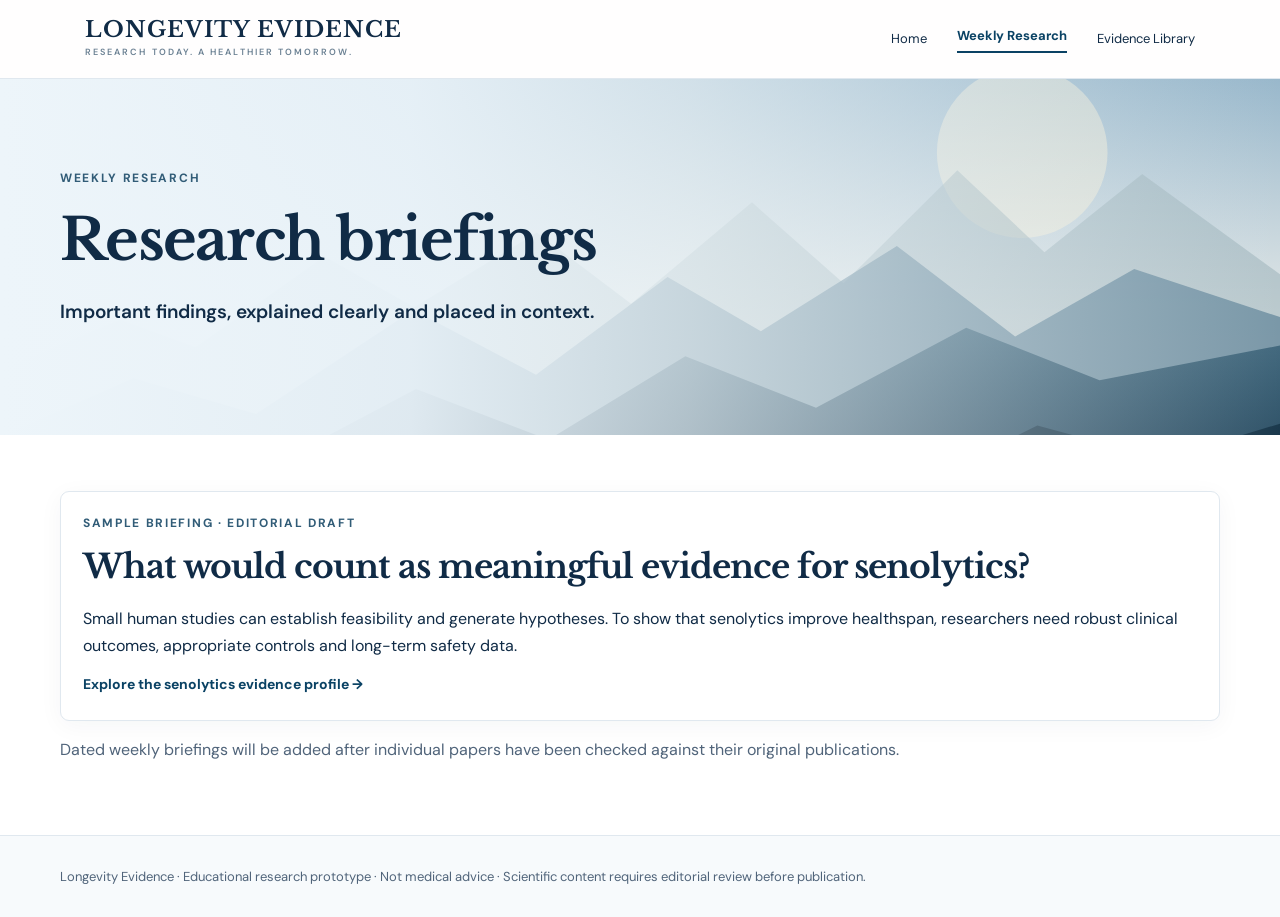
<file: research.html>
<!doctype html><html lang="en"><head><meta charset="utf-8"><meta name="viewport" content="width=device-width, initial-scale=1"><meta name="description" content="Clear, evidence-led coverage of aging biology and rejuvenation research."><title>Weekly Research | Longevity Evidence</title><link rel="stylesheet" href="style.css"></head><body><header><nav><a class="brand" href="index.html">LONGEVITY EVIDENCE<span class="tagline">RESEARCH TODAY. A HEALTHIER TOMORROW.</span></a><div class="links"><a href="index.html" >Home</a><a href="research.html" aria-current=page>Weekly Research</a><a href="library.html" >Evidence Library</a></div></nav></header><div class="hero"><div class="wrap"><div class="eyebrow">Weekly research</div><h1>Research briefings</h1><p class="lead">Important findings, explained clearly and placed in context.</p></div></div><section><div class="wrap"><article class="card"><div class="eyebrow">Sample briefing · Editorial draft</div><h2>What would count as meaningful evidence for senolytics?</h2><p>Small human studies can establish feasibility and generate hypotheses. To show that senolytics improve healthspan, researchers need robust clinical outcomes, appropriate controls and long-term safety data.</p><a href="senolytics.html">Explore the senolytics evidence profile →</a></article><p class="muted">Dated weekly briefings will be added after individual papers have been checked against their original publications.</p></div></section><footer><div class="wrap">Longevity Evidence · Educational research prototype · Not medical advice · Scientific content requires editorial review before publication.</div></footer></body></html>
</file>
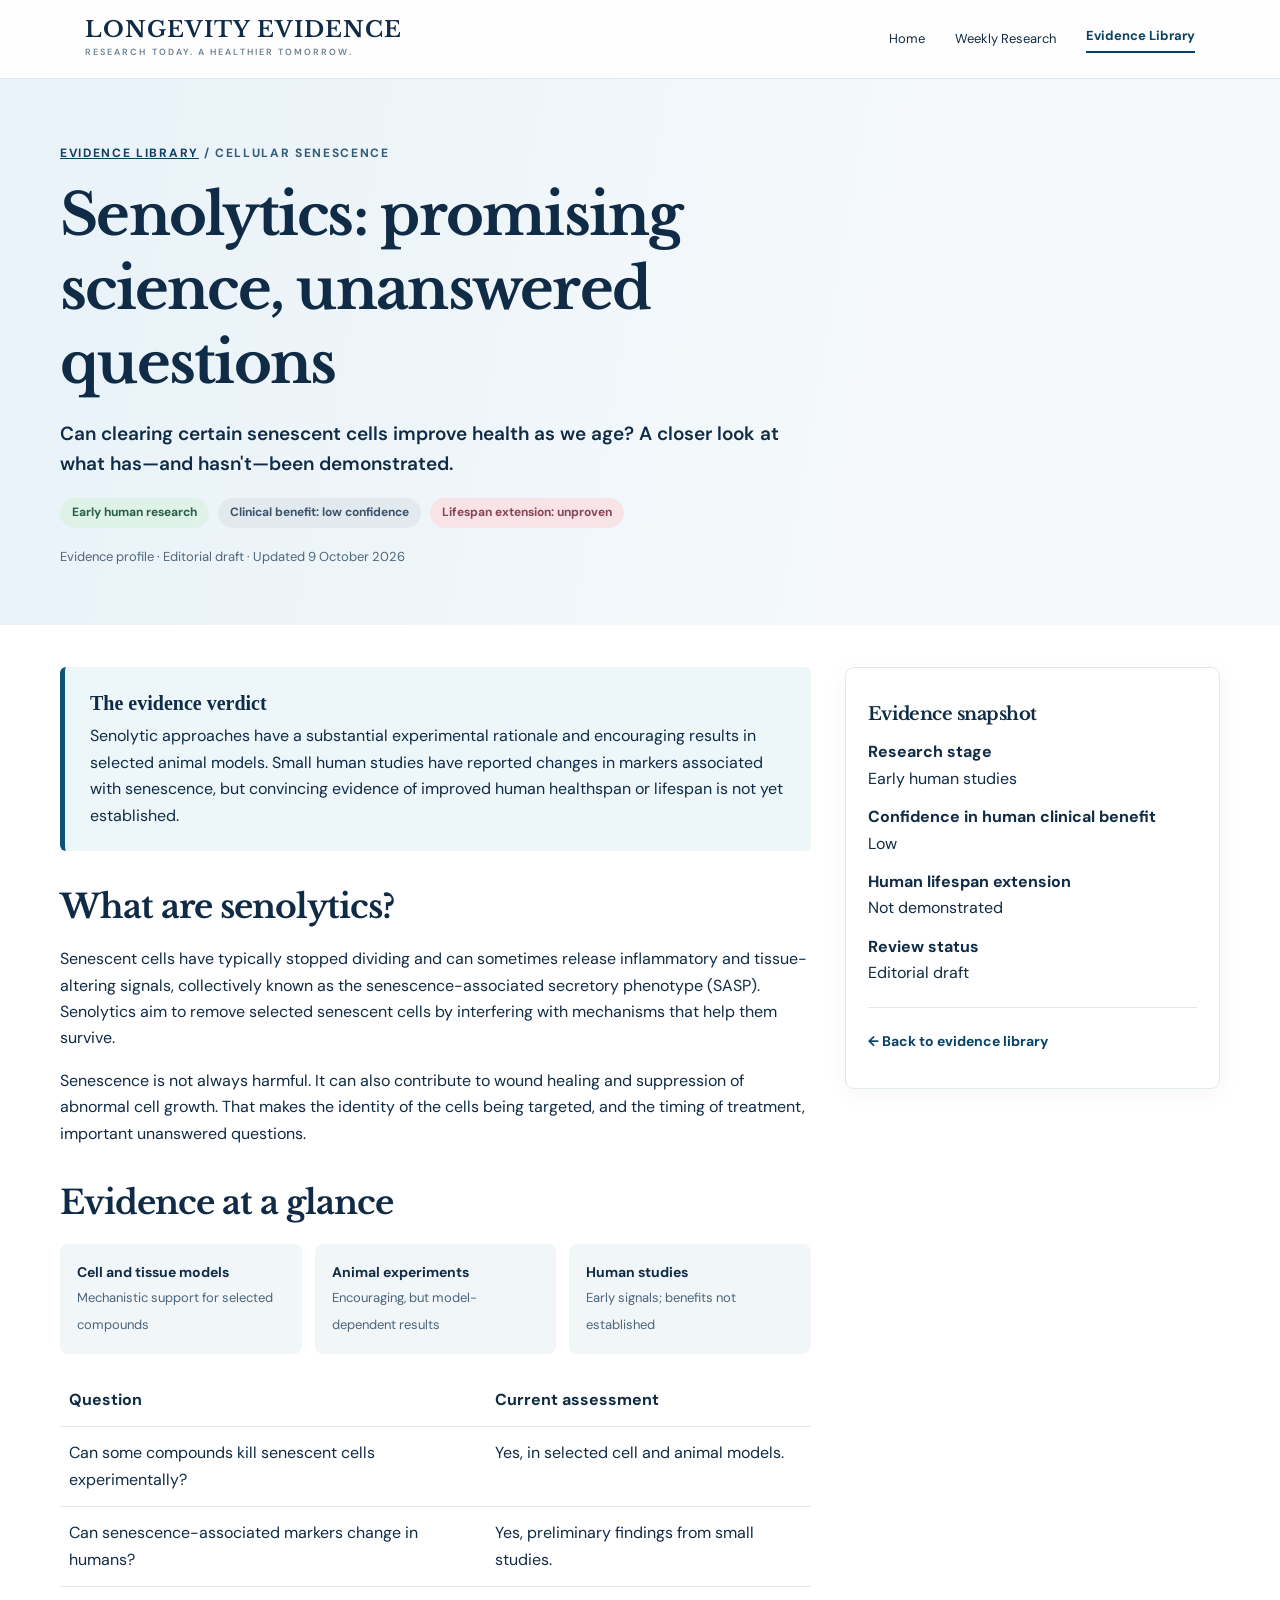
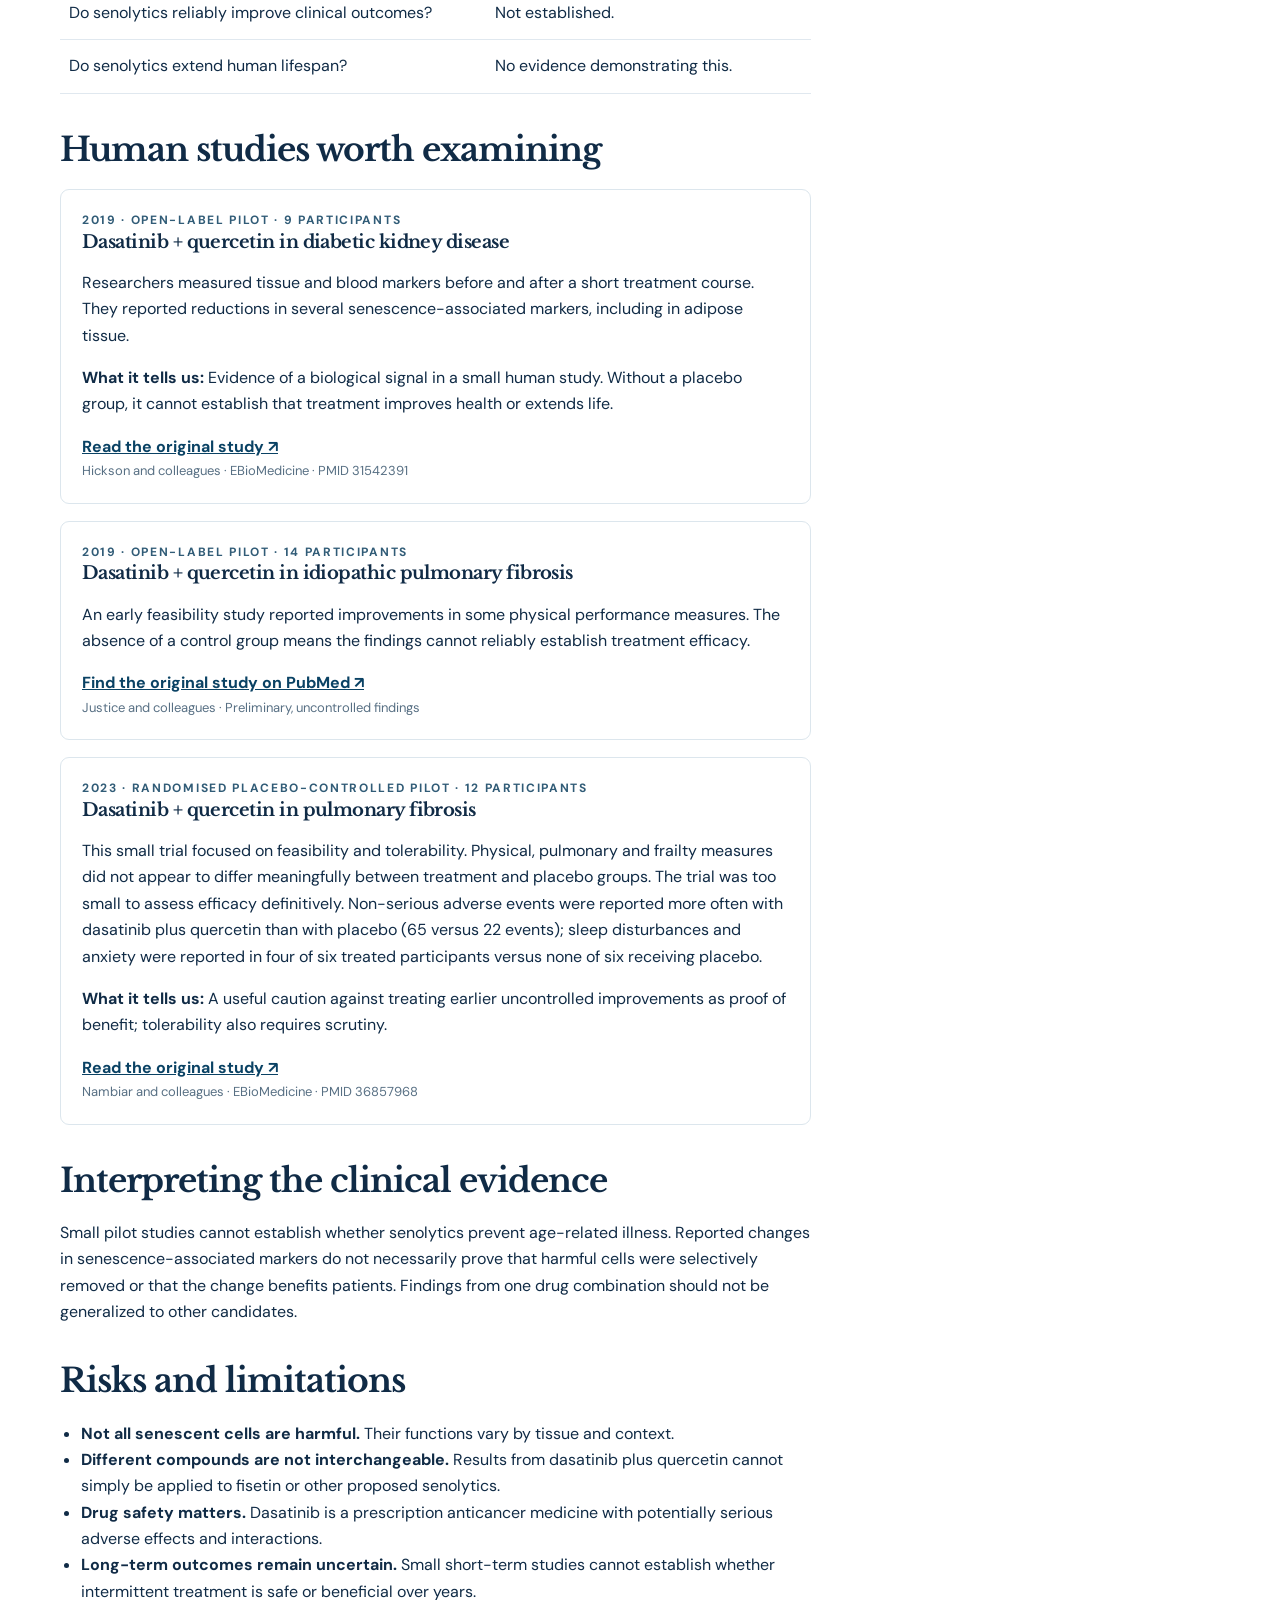
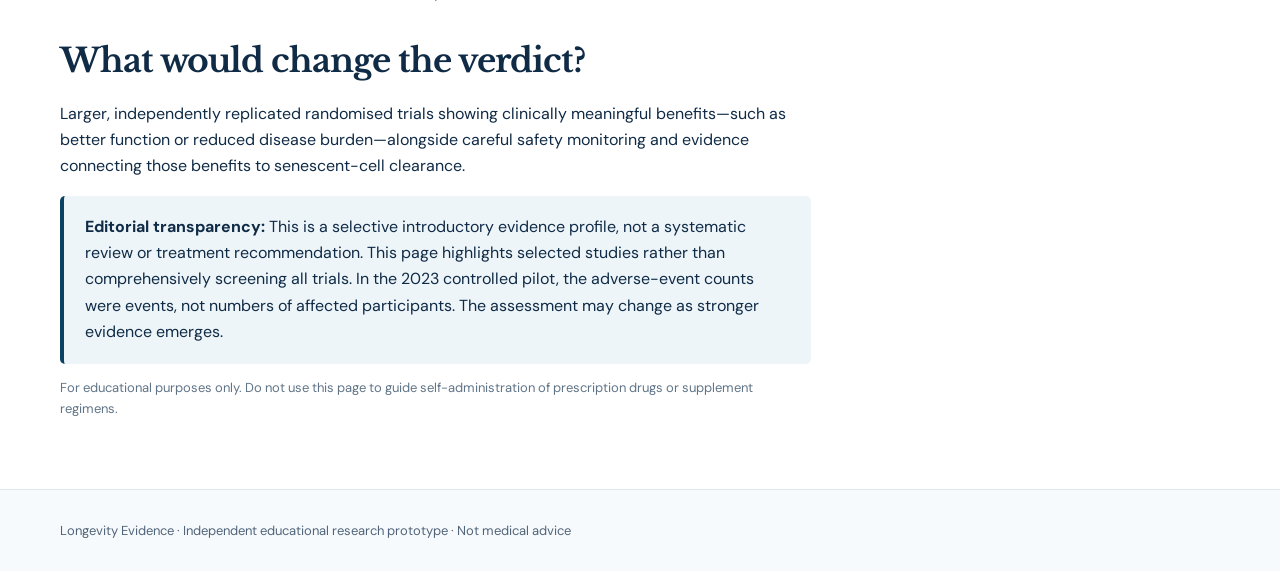
<file: senolytics.html>
<!doctype html>
<html lang="en"><head><meta charset="utf-8"><meta name="viewport" content="width=device-width,initial-scale=1"><meta name="description" content="An evidence-led review of senolytics, human clinical trials and unanswered questions."><title>Senolytics: Evidence Profile | Longevity Evidence</title><link rel="stylesheet" href="style.css"><style>
.profile-hero{background:linear-gradient(100deg,#e8f2f8 0%,#f5f9fb 70%);padding:65px 25px 58px}.profile-hero h1{max-width:820px}.profile-hero .lead{max-width:740px}.profile-hero .subline{margin-top:20px;display:flex;gap:9px;flex-wrap:wrap}.profile-hero .pill{font-size:12px}.profile-hero .pill.gray{background:#e2eaf0;color:#38536b}.profile-hero .pill.red{background:#f8e4e7;color:#874557}.profile-meta{font-size:13px;color:#4e687b;margin-top:18px}.profile-content{padding-top:42px}.profile-content h2{margin-top:35px}.profile-content h3{font-size:18px}.profile-content p{max-width:760px}.study{border:1px solid #dce6ed;border-radius:9px;padding:21px;margin:17px 0;background:#fff}.study h3{margin-top:0}.study .small{font-size:13px;color:#587084}.study a{font-weight:700}.verdict{border-left:5px solid #0b5476;background:#edf6f9;padding:22px 25px;border-radius:6px;margin-bottom:30px}.verdict strong{display:block;font:700 20px/1.4 Georgia,serif;margin-bottom:6px}.facts{display:grid;grid-template-columns:repeat(3,minmax(0,1fr));gap:13px;margin:20px 0}.fact{background:#f1f6f9;padding:17px;border-radius:8px}.fact b{display:block;font-size:14px}.fact span{font-size:13px;color:#4b667a}.side-card{position:sticky;top:95px}.profile-content .source-note{font-size:13px;color:#607487}.tablewrap{overflow-x:auto}.tablewrap table{min-width:520px}.profile-content ul{padding-left:21px}@media(max-width:750px){.profile-hero{padding:43px 22px}.facts{grid-template-columns:1fr}.side-card{position:static}.profile-content{padding-top:20px}}
</style></head><body>
<header><nav><a class="brand" href="index.html">LONGEVITY EVIDENCE<span class="tagline">RESEARCH TODAY. A HEALTHIER TOMORROW.</span></a><div class="links"><a href="index.html">Home</a><a href="research.html">Weekly Research</a><a href="library.html" aria-current="page">Evidence Library</a></div></nav></header>
<div class="profile-hero"><div class="wrap"><div class="eyebrow"><a href="library.html">Evidence library</a> / Cellular senescence</div><h1>Senolytics: promising science, unanswered questions</h1><p class="lead">Can clearing certain senescent cells improve health as we age? A closer look at what has—and hasn't—been demonstrated.</p><div class="subline"><span class="pill">Early human research</span><span class="pill gray">Clinical benefit: low confidence</span><span class="pill red">Lifespan extension: unproven</span></div><div class="profile-meta">Evidence profile · Editorial draft · Updated 9 October 2026</div></div></div>
<section class="profile-content"><div class="wrap cols"><main>
<div class="verdict"><strong>The evidence verdict</strong>Senolytic approaches have a substantial experimental rationale and encouraging results in selected animal models. Small human studies have reported changes in markers associated with senescence, but convincing evidence of improved human healthspan or lifespan is not yet established.</div>
<h2>What are senolytics?</h2><p>Senescent cells have typically stopped dividing and can sometimes release inflammatory and tissue-altering signals, collectively known as the senescence-associated secretory phenotype (SASP). Senolytics aim to remove selected senescent cells by interfering with mechanisms that help them survive.</p><p>Senescence is not always harmful. It can also contribute to wound healing and suppression of abnormal cell growth. That makes the identity of the cells being targeted, and the timing of treatment, important unanswered questions.</p>
<h2>Evidence at a glance</h2><div class="facts"><div class="fact"><b>Cell and tissue models</b><span>Mechanistic support for selected compounds</span></div><div class="fact"><b>Animal experiments</b><span>Encouraging, but model-dependent results</span></div><div class="fact"><b>Human studies</b><span>Early signals; benefits not established</span></div></div>
<div class="tablewrap"><table><thead><tr><th>Question</th><th>Current assessment</th></tr></thead><tbody><tr><td>Can some compounds kill senescent cells experimentally?</td><td>Yes, in selected cell and animal models.</td></tr><tr><td>Can senescence-associated markers change in humans?</td><td>Yes, preliminary findings from small studies.</td></tr><tr><td>Do senolytics reliably improve clinical outcomes?</td><td>Not established.</td></tr><tr><td>Do senolytics extend human lifespan?</td><td>No evidence demonstrating this.</td></tr></tbody></table></div>
<h2>Human studies worth examining</h2>
<article class="study"><div class="eyebrow">2019 · Open-label pilot · 9 participants</div><h3>Dasatinib + quercetin in diabetic kidney disease</h3><p>Researchers measured tissue and blood markers before and after a short treatment course. They reported reductions in several senescence-associated markers, including in adipose tissue.</p><p><strong>What it tells us:</strong> Evidence of a biological signal in a small human study. Without a placebo group, it cannot establish that treatment improves health or extends life.</p><a href="https://pubmed.ncbi.nlm.nih.gov/31542391/" target="_blank" rel="noopener noreferrer">Read the original study ↗</a><div class="small">Hickson and colleagues · EBioMedicine · PMID 31542391</div></article>
<article class="study"><div class="eyebrow">2019 · Open-label pilot · 14 participants</div><h3>Dasatinib + quercetin in idiopathic pulmonary fibrosis</h3><p>An early feasibility study reported improvements in some physical performance measures. The absence of a control group means the findings cannot reliably establish treatment efficacy.</p><a href="https://pubmed.ncbi.nlm.nih.gov/?term=Justice+2019+senolytics+idiopathic+pulmonary+fibrosis" target="_blank" rel="noopener noreferrer">Find the original study on PubMed ↗</a><div class="small">Justice and colleagues · Preliminary, uncontrolled findings</div></article>
<article class="study"><div class="eyebrow">2023 · Randomised placebo-controlled pilot · 12 participants</div><h3>Dasatinib + quercetin in pulmonary fibrosis</h3><p>This small trial focused on feasibility and tolerability. Physical, pulmonary and frailty measures did not appear to differ meaningfully between treatment and placebo groups. The trial was too small to assess efficacy definitively. Non-serious adverse events were reported more often with dasatinib plus quercetin than with placebo (65 versus 22 events); sleep disturbances and anxiety were reported in four of six treated participants versus none of six receiving placebo.</p><p><strong>What it tells us:</strong> A useful caution against treating earlier uncontrolled improvements as proof of benefit; tolerability also requires scrutiny.</p><a href="https://pubmed.ncbi.nlm.nih.gov/36857968/" target="_blank" rel="noopener noreferrer">Read the original study ↗</a><div class="small">Nambiar and colleagues · EBioMedicine · PMID 36857968</div></article>
<h2>Interpreting the clinical evidence</h2><p>Small pilot studies cannot establish whether senolytics prevent age-related illness. Reported changes in senescence-associated markers do not necessarily prove that harmful cells were selectively removed or that the change benefits patients. Findings from one drug combination should not be generalized to other candidates.</p><h2>Risks and limitations</h2><ul><li><strong>Not all senescent cells are harmful.</strong> Their functions vary by tissue and context.</li><li><strong>Different compounds are not interchangeable.</strong> Results from dasatinib plus quercetin cannot simply be applied to fisetin or other proposed senolytics.</li><li><strong>Drug safety matters.</strong> Dasatinib is a prescription anticancer medicine with potentially serious adverse effects and interactions.</li><li><strong>Long-term outcomes remain uncertain.</strong> Small short-term studies cannot establish whether intermittent treatment is safe or beneficial over years.</li></ul>
<h2>What would change the verdict?</h2><p>Larger, independently replicated randomised trials showing clinically meaningful benefits—such as better function or reduced disease burden—alongside careful safety monitoring and evidence connecting those benefits to senescent-cell clearance.</p>
<div class="notice"><strong>Editorial transparency:</strong> This is a selective introductory evidence profile, not a systematic review or treatment recommendation. This page highlights selected studies rather than comprehensively screening all trials. In the 2023 controlled pilot, the adverse-event counts were events, not numbers of affected participants. The assessment may change as stronger evidence emerges.</div>
<p class="source-note">For educational purposes only. Do not use this page to guide self-administration of prescription drugs or supplement regimens.</p>
</main><aside><div class="card side-card"><h3>Evidence snapshot</h3><p><strong>Research stage</strong><br>Early human studies</p><p><strong>Confidence in human clinical benefit</strong><br>Low</p><p><strong>Human lifespan extension</strong><br>Not demonstrated</p><p><strong>Review status</strong><br>Editorial draft</p><hr style="border:0;border-top:1px solid #e0e8ef;margin:20px 0"><p><a href="library.html">← Back to evidence library</a></p></div></aside></div></section>
<footer><div class="wrap">Longevity Evidence · Independent educational research prototype · Not medical advice</div></footer></body></html>
</file>
<file: style.css>
@import url('https://fonts.googleapis.com/css2?family=DM+Sans:wght@400;500;600;700&family=Libre+Baskerville:wght@400;700&display=swap');
:root{--ink:#102b46;--navy:#0a4264;--muted:#50647a;--line:#e0e8ef;--soft:#f2f7fa}*{box-sizing:border-box}
body{margin:0;color:var(--ink);background:white;font:16px/1.65 "DM Sans",system-ui,sans-serif}a{color:var(--navy)}
header{position:sticky;top:0;background:#fffefef7;backdrop-filter:blur(12px);border-bottom:1px solid var(--line);z-index:4}
nav,.wrap{max-width:1160px;margin:auto}nav{padding:17px 25px;display:flex;justify-content:space-between;align-items:center;gap:24px;flex-wrap:wrap}
.brand{font:700 22px/1.2 "Libre Baskerville",Georgia,serif;letter-spacing:.045em;color:var(--ink);text-decoration:none}
.tagline{display:block;font:600 9px/2 "DM Sans",sans-serif;letter-spacing:.23em;color:#6b8193}
.links{display:flex;gap:30px;align-items:center;flex-wrap:wrap}.links a{font-size:13px;text-decoration:none;color:var(--ink)}.links a[aria-current]{font-weight:700;color:var(--navy);border-bottom:2px solid var(--navy);padding-bottom:5px}
.hero{background:linear-gradient(90deg,#edf5fa 0%,#eaf3f9ef 32%,#edf4f7ab 54%,#fff0 100%),url("mountains.svg") center 45%/cover;padding:90px 25px}
.hero .wrap{position:relative}.hero p{max-width:650px}.eyebrow{font-size:12px;text-transform:uppercase;letter-spacing:.14em;color:#315c77;font-weight:700}
h1,h2,h3{font-family:"Libre Baskerville",Georgia,serif;line-height:1.28;letter-spacing:-.03em}h1{font-size:clamp(36px,4.5vw,58px);max-width:700px;margin:15px 0}h2{font-size:clamp(25px,2.8vw,33px);margin:12px 0 18px}h3{font-size:19px;margin:13px 0}
.lead{font-size:19px;line-height:1.55;font-weight:600}.btn{display:inline-block;background:#08466a;color:#fff;padding:11px 19px;border-radius:5px;text-decoration:none;font-weight:700;font-size:13px;margin:12px 12px 0 0;box-shadow:0 4px 8px #10344b20}.btn.alt{background:#ffffffe8;color:var(--navy);border:1px solid var(--navy);box-shadow:none}
section{padding:56px 25px}.soft{background:var(--soft)}.sectiontop{display:flex;justify-content:space-between;align-items:baseline;gap:16px;flex-wrap:wrap;margin-bottom:18px}.grid{display:grid;grid-template-columns:repeat(3,minmax(0,1fr));gap:22px}
.card{border:1px solid var(--line);border-radius:9px;background:white;box-shadow:0 5px 24px #12344c0b;overflow:hidden;padding:22px}.card.image-card{padding:0}.card-body{padding:20px}.card img{width:100%;height:135px;object-fit:cover;display:block}.card p{margin:7px 0 12px}.card a{font-size:14px;font-weight:700;text-decoration:none}
.pill{display:inline-block;padding:5px 12px;border-radius:30px;background:#dff2e7;color:#285e4a;font-size:12px;font-weight:700}.pill.warn{background:#fff0cb;color:#72541c}.pill.pre{background:#f9e4e7;color:#8a4754}
.muted{color:var(--muted)}.cols{display:grid;grid-template-columns:minmax(0,2fr) minmax(245px,1fr);gap:34px}
.feature{display:grid;grid-template-columns:1.25fr 1fr;gap:36px;align-items:center}.feature img{width:100%;border-radius:8px;max-height:300px;object-fit:cover}
.framework{display:flex;justify-content:space-between;gap:12px;flex-wrap:wrap}.step{text-align:center;flex:1;min-width:110px}.step .bubble{height:70px;width:70px;margin:auto;border-radius:50%;display:grid;place-items:center;font-size:27px;background:#e1ebf9}.step:nth-child(2) .bubble{background:#e0f3e9}.step:nth-child(3) .bubble{background:#fff0d0}.step:nth-child(4) .bubble{background:#f8e4e7}
table{width:100%;border-collapse:collapse}td,th{padding:13px 9px;border-bottom:1px solid var(--line);text-align:left;vertical-align:top}
input{width:100%;font:inherit;border:1px solid #aebfc9;border-radius:7px;padding:13px 16px;margin:5px 0 25px}.notice{padding:18px 21px;background:#edf5f9;border-left:4px solid var(--navy);border-radius:5px}
footer{border-top:1px solid var(--line);background:#f7fafc;color:var(--muted);padding:30px 25px;font-size:13px}
[hidden]{display:none!important}@media(max-width:750px){.grid,.cols,.feature{grid-template-columns:1fr}.hero{padding:60px 24px;background:linear-gradient(90deg,#eff7fbed,#eff7fbd1),url("mountains.svg") center/cover}.links{gap:15px}.brand{font-size:17px}.tagline{font-size:8px}section{padding:38px 22px}.feature img{max-height:230px}}
</file>
